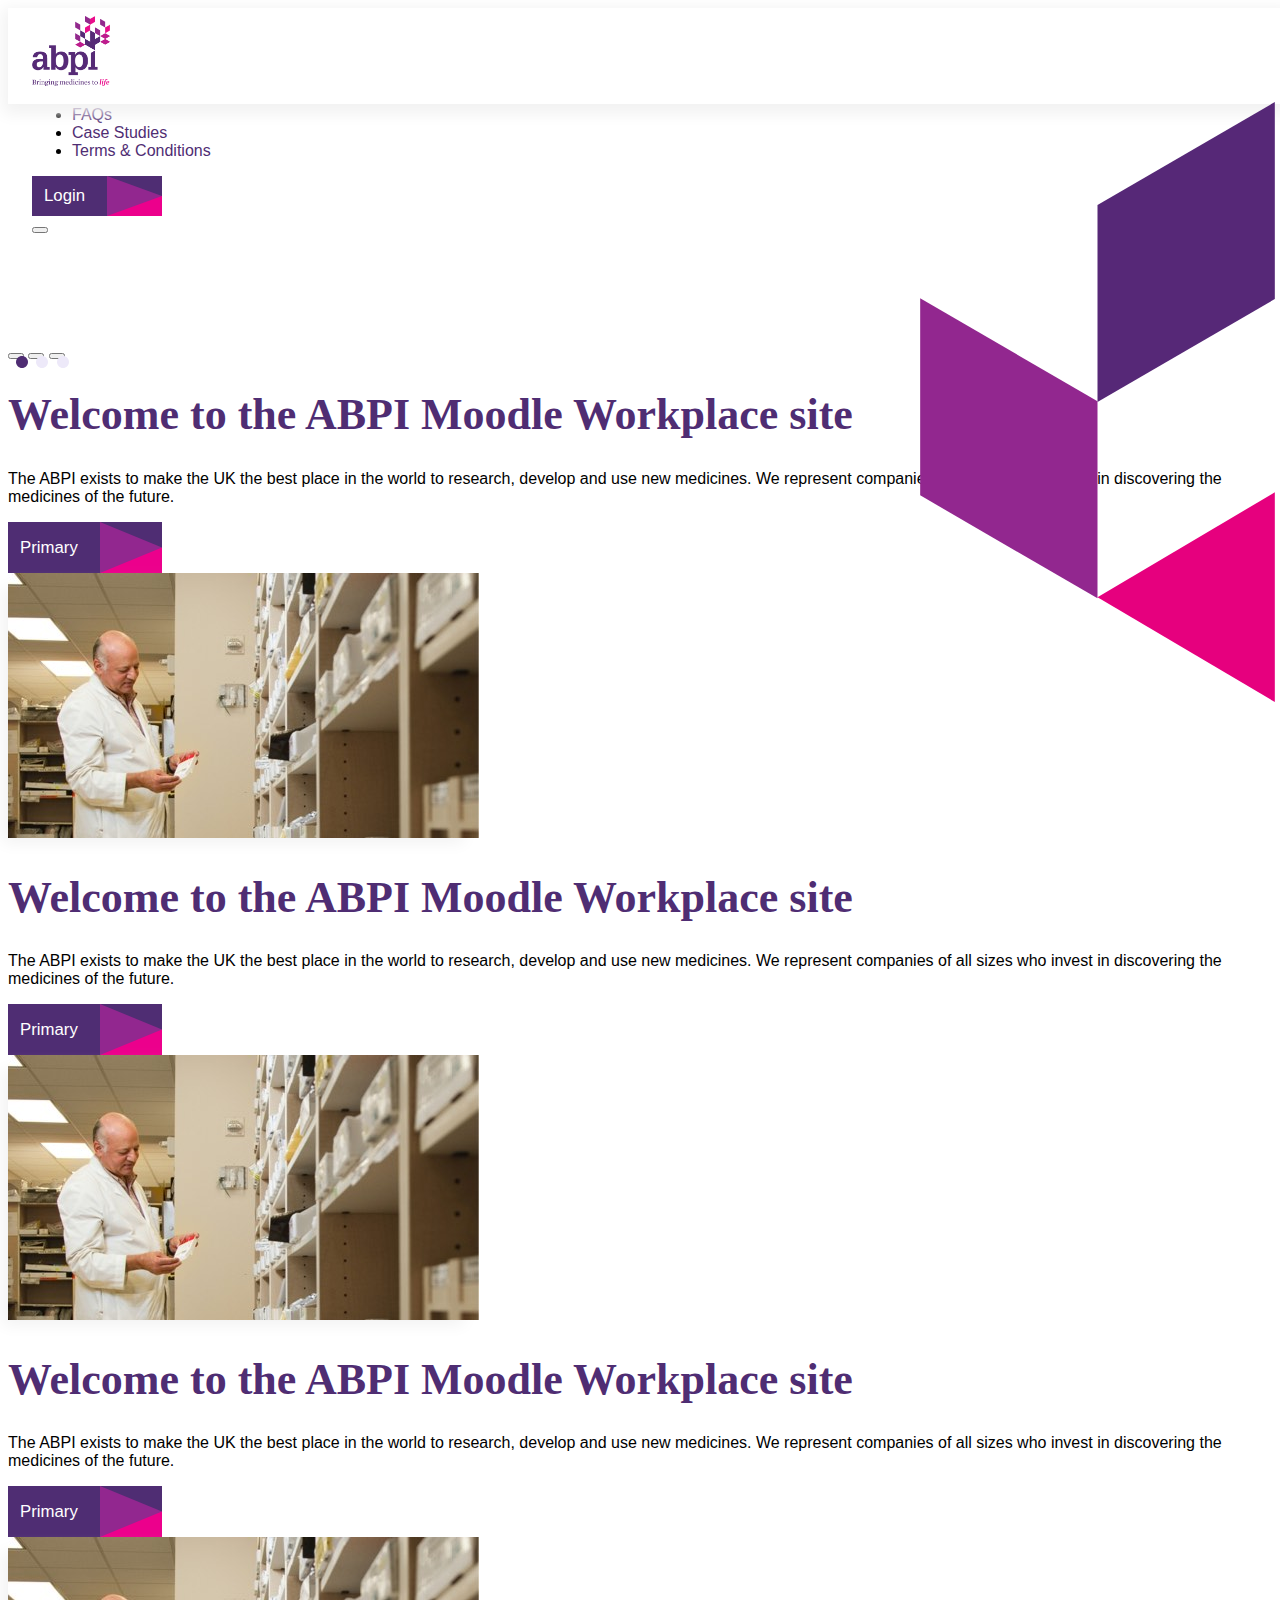
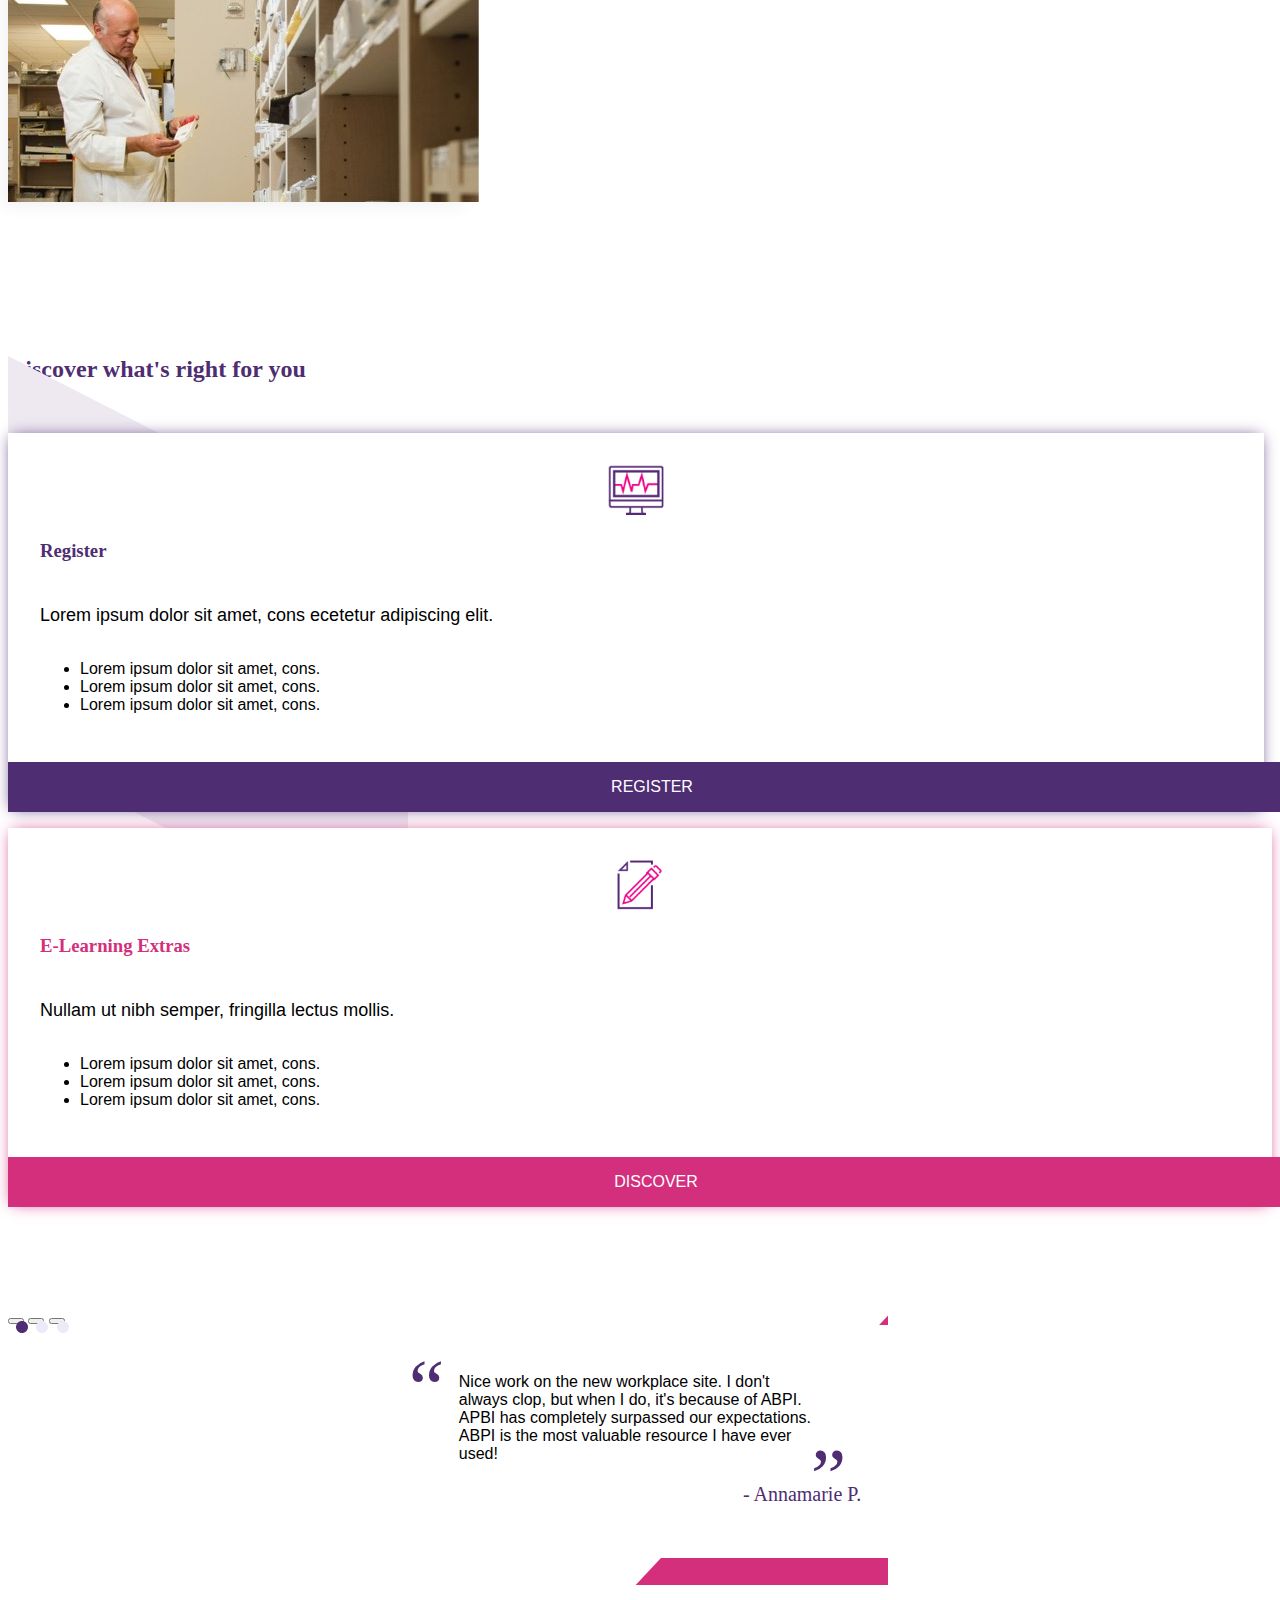
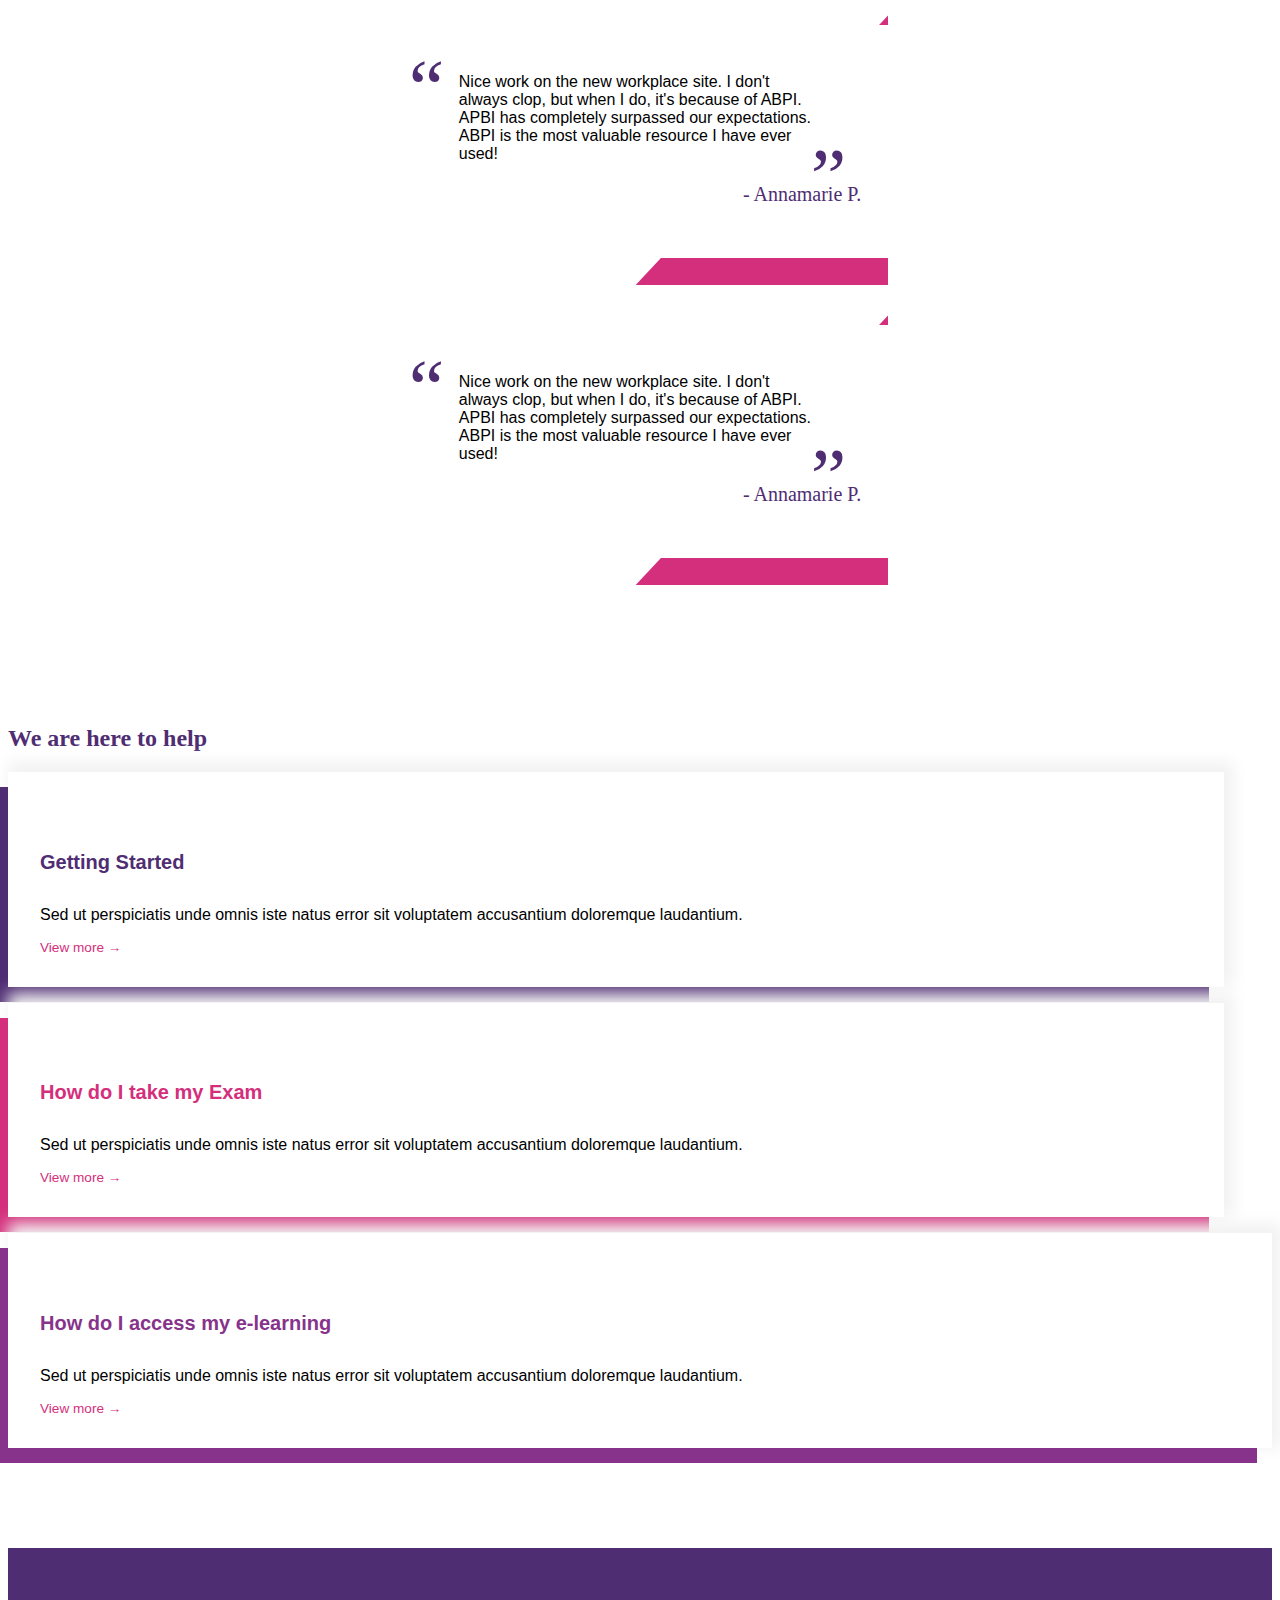
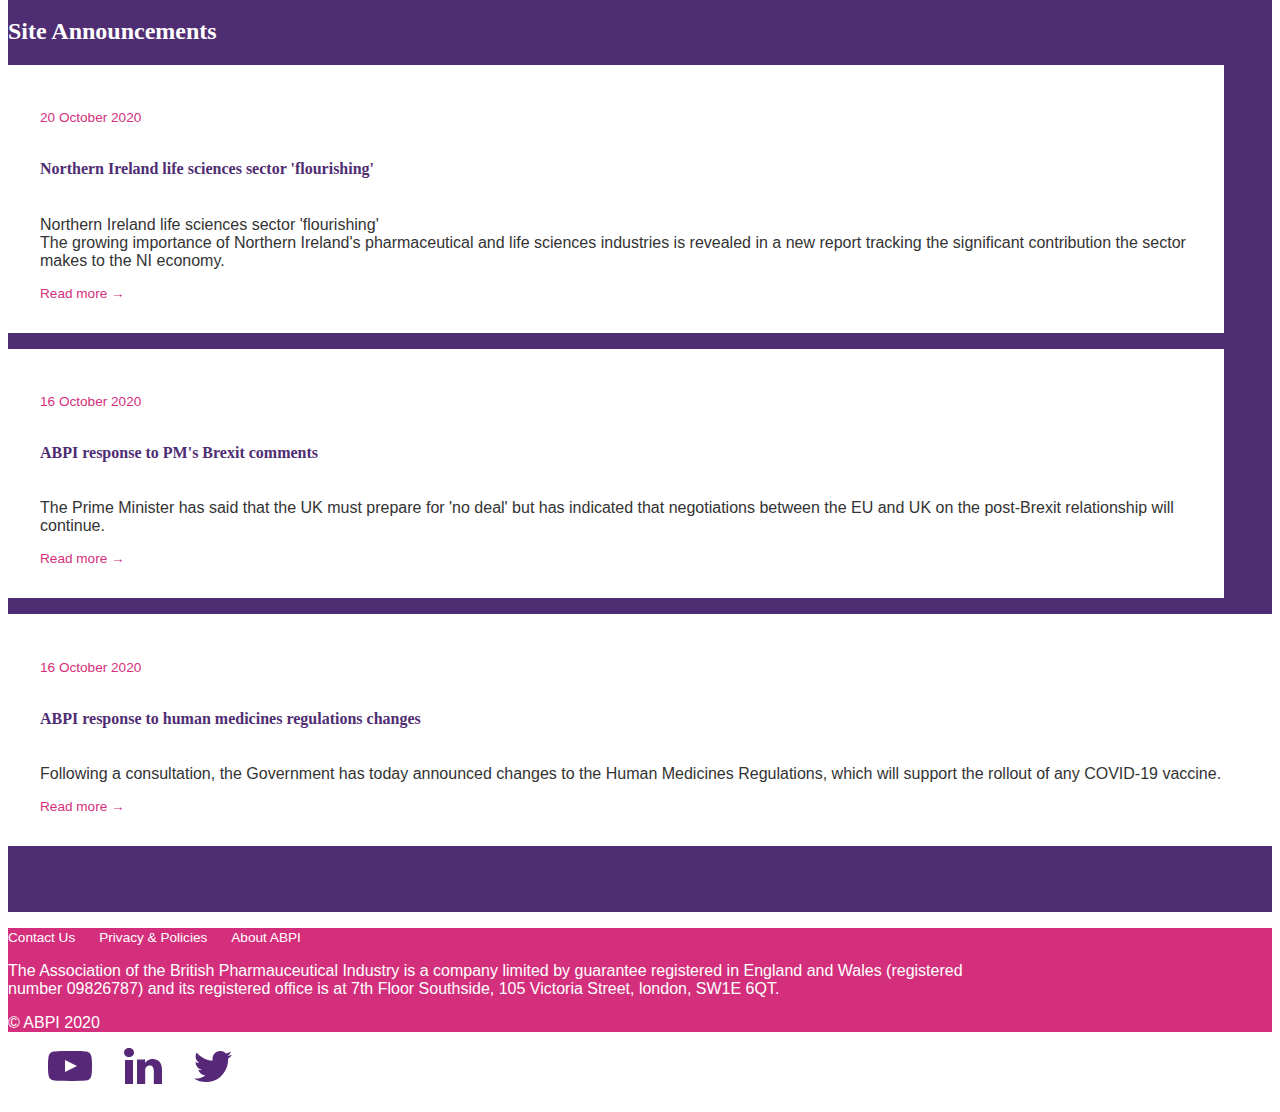
<file: synergy-task/index.html>
<!DOCTYPE html>
<html lang="en">

<head>
    <meta charset="utf-8">
    <meta content="IE=edge" http-equiv="X-UA-Compatible">
    <meta content="width=device-width, initial-scale=1" name="viewport">

    <title>abpi - Bringing Medicines to life</title>
    <link rel="stylesheet" href="https://cdnjs.cloudflare.com/ajax/libs/animate.css/4.1.1/animate.min.css" integrity="sha512-c42qTSw/wPZ3/5LBzD+Bw5f7bSF2oxou6wEb+I/lqeaKV5FDIfMvvRp772y4jcJLKuGUOpbJMdg/BTl50fJYAw==" crossorigin="anonymous" referrerpolicy="no-referrer"
    />
    <!-- Styles -->
    <link href="custom.css" rel="stylesheet">
    <!-- Bootstrap CSS -->
    <link rel="stylesheet" href="https://cdn.jsdelivr.net/npm/bootstrap@5.1.3/dist/css/bootstrap.min.css" integrity="sha384-1BmE4kWBq78iYhFldvKuhfTAU6auU8tT94WrHftjDbrCEXSU1oBoqyl2QvZ6jIW3" crossorigin="anonymous">
</head>

<body>
    <header>
        <div class="shadow-layer"></div>
        <nav class="navbar navbar-expand-lg navbar-light row">
            <div class="container-fluid">
                <a href="/" class="navbar-brand col-1"><img src="./img/logo.svg" alt="ABPI Logo"></a>
                <div class="collapse navbar-collapse col-lg-5 col-xl-3 offset-lg-1 offset-xl-0" id="navbarToggler">
                    <ul class="navbar-nav d-flex">
                        <li class="nav-item"><a href="">FAQs</a></li>
                        <li class="nav-item"><a href="">Case Studies</a></li>
                        <li class="nav-item"><a href="">Terms & Conditions</a></li>
                    </ul>
                    <div class="header-btn">
                        <button class="primary-btn" type="button">Login</button>
                    </div>
                </div>

                <button class="navbar-toggler" type="button" data-bs-toggle="collapse" data-bs-target="#navbarToggler" aria-controls="navbarToggler" aria-expanded="false" aria-label="Toggle navigation">
                    <span class="navbar-toggler-icon"></span>
                </button>
            </div>
        </nav>
    </header>
    <main class="dec-right margintoplrg">
        <section class="container">
            <div id="home-slider" class="carousel slide" data-ride="carousel">
                <div class="carousel-indicators">
                    <button type="button" data-bs-target="#home-slider" data-bs-slide-to="0" class="active" aria-current="true" aria-label="Slide 1"></button>
                    <button type="button" data-bs-target="#home-slider" data-bs-slide-to="1" aria-label="Slide 2"></button>
                    <button type="button" data-bs-target="#home-slider" data-bs-slide-to="2" aria-label="Slide 3"></button>
                </div>
                <div class="carousel-inner">
                    <div class="carousel-item active">
                        <div class="row py-4">
                            <div class="col-sm-12 col-md-6 col-xlg-5 mb-5 wow fadeInLeft" data-wow-delay="0.4s">
                                <h1 class="fontcolour-primary fw-light">Welcome to the ABPI Moodle Workplace site</h1>
                                <p class="mt-4 fw-light">The ABPI exists to make the UK the best place in the world to research, develop and use new medicines. We represent companies of all sizes who invest in discovering the medicines of the future.</p>
                                <a href="" class="primary-btn">Primary</a>
                            </div>
                            <div class="col-sm-12 col-md-6 col-lg-5 offset-lg-1 offset-xlg-2 wow fadeInRight" data-wow-delay="0.4s">
                                <img src="./img/web-cover.jpg" class="shadow-bl" alt="Man in lab coat holding medicine container">
                            </div>
                        </div>
                    </div>
                    <div class="carousel-item">
                        <div class="row py-4">
                            <div class="col-sm-12 col-md-6 col-xlg-5 mb-5">
                                <h1 class="fontcolour-primary fw-light">Welcome to the ABPI Moodle Workplace site</h1>
                                <p class="mt-4 fw-light">The ABPI exists to make the UK the best place in the world to research, develop and use new medicines. We represent companies of all sizes who invest in discovering the medicines of the future.</p>
                                <a href="" class="primary-btn">Primary</a>
                            </div>
                            <div class="col-sm-12 col-md-6 col-lg-5 offset-lg-1 offset-xlg-2">
                                <img src="./img/web-cover.jpg" class="shadow-bl" alt="Man in lab coat holding medicine container">
                            </div>
                        </div>
                    </div>
                    <div class="carousel-item">
                        <div class="row py-4">
                            <div class="col-sm-12 col-md-6 col-xlg-5 mb-5">
                                <h1 class="fontcolour-primary fw-light">Welcome to the ABPI Moodle Workplace site</h1>
                                <p class="mt-4 fw-light">The ABPI exists to make the UK the best place in the world to research, develop and use new medicines. We represent companies of all sizes who invest in discovering the medicines of the future.</p>
                                <a href="" class="primary-btn">Primary</a>
                            </div>
                            <div class="col-sm-12 col-md-6 col-lg-5 offset-lg-1 offset-xlg-2">
                                <img src="./img/web-cover.jpg" class="shadow-bl" alt="Man in lab coat holding medicine container">
                            </div>
                        </div>
                    </div>
                </div>
            </div>
        </section>
        <section class="dec-left">
            <div class="container margintopxlrg marginbottomlrg px-4">
                <div class="row d-flex justify-content-center gx-5">
                    <div class="col-12 marginbottommed">
                        <h2 class="fw-bold fontcolour-primary text-center position-relative wow fadeInUp">Discover what's right for you</h2>
                    </div>
                    <div class="col-sm-12 col-md-5 col-lg-4 col-xl-3 mb-2 tile primary">
                        <div class="content">
                            <img src="./img/marketing1.png" alt="Computer icon">
                            <h3 class="text-center title margintopsml marginbottomsml">Register</h3>
                            <p class="larger">Lorem ipsum dolor sit amet, cons ecetetur adipiscing elit.</p>
                            <ul>
                                <li>Lorem ipsum dolor sit amet, cons.</li>
                                <li>Lorem ipsum dolor sit amet, cons.</li>
                                <li>Lorem ipsum dolor sit amet, cons.</li>
                            </ul>
                        </div>
                        <a href="" class="bottom-btn">Register</a>
                    </div>
                    <div class="col-sm-12 col-md-5 col-lg-4 col-xl-3 mb-2 tile tertiary">
                        <div class="content">
                            <img src="./img/marketing2.png" alt="Pen and paper">
                            <h3 class="text-center title margintopsml marginbottomsml">E-Learning Extras</h3>
                            <p class="larger">Nullam ut nibh semper, fringilla lectus mollis.</p>
                            <ul>
                                <li>Lorem ipsum dolor sit amet, cons.</li>
                                <li>Lorem ipsum dolor sit amet, cons.</li>
                                <li>Lorem ipsum dolor sit amet, cons.</li>
                            </ul>
                        </div>
                        <a href="" class="bottom-btn purple">Discover</a>
                    </div>
                </div>
            </div>
        </section>
        <section class="container d-flex justify-content-center testimonial-container">
            <div id="testimonial-slider" class="carousel slide" data-ride="carousel">
                <div class="carousel-indicators">
                    <button type="button" data-bs-target="#testimonial-slider" data-bs-slide-to="0" class="active" aria-current="true" aria-label="Slide 1"></button>
                    <button type="button" data-bs-target="#testimonial-slider" data-bs-slide-to="1" aria-label="Slide 2"></button>
                    <button type="button" data-bs-target="#testimonial-slider" data-bs-slide-to="2" aria-label="Slide 3"></button>
                </div>
                <div class="carousel-inner d-flex justify-content-center py-4">
                    <div class="carousel-item active">
                        <div class="content">
                            <blockquote>
                                <p>Nice work on the new workplace site. I don't always clop, but when I do, it's because of ABPI. APBI has completely surpassed our expectations. ABPI is the most valuable resource I have ever used!</p>
                            </blockquote>
                            <p class="author">- Annamarie P.</p>
                        </div>
                    </div>
                    <div class="carousel-item">
                        <div class="content">
                            <blockquote>
                                <p>Nice work on the new workplace site. I don't always clop, but when I do, it's because of ABPI. APBI has completely surpassed our expectations. ABPI is the most valuable resource I have ever used!</p>
                            </blockquote>
                            <p class="author">- Annamarie P.</p>
                        </div>
                    </div>
                    <div class="carousel-item">
                        <div class="content">
                            <blockquote>
                                <p>Nice work on the new workplace site. I don't always clop, but when I do, it's because of ABPI. APBI has completely surpassed our expectations. ABPI is the most valuable resource I have ever used!</p>
                            </blockquote>
                            <p class="author">- Annamarie P.</p>
                        </div>
                    </div>
                </div>
            </div>
        </section>
        <section class="container px-4 margintoplrg marginbottomlrg">
            <div class="row g-4 justify-content-center">
                <div class="col-12">
                    <h2 class="fw-bold fontcolour-primary text-center mb-5">We are here to help</h2>
                </div>
                <div class="col-lg-3 bd-tile primary">
                    <div class="content">
                        <h6 class="fw-normal">Getting Started</h6>
                        <p>Sed ut perspiciatis unde omnis iste natus error sit voluptatem accusantium doloremque laudantium.</p>
                        <a href="" class="fw-bold text-uppercase fontcolour-tertiary">View more &#8594;</a>

                    </div>
                </div>
                <div class="col-lg-3 bd-tile tertiary">
                    <div class="content">
                        <h6 class="fw-normal">How do I take my Exam</h6>
                        <p>Sed ut perspiciatis unde omnis iste natus error sit voluptatem accusantium doloremque laudantium.</p>
                        <a href="" class="fw-bold text-uppercase fontcolour-tertiary">View more &#8594;</a>

                    </div>
                </div>
                <div class="col-lg-3 bd-tile secondary">
                    <div class="content">
                        <h6 class="fw-normal">How do I access my e-learning</h6>
                        <p>Sed ut perspiciatis unde omnis iste natus error sit voluptatem accusantium doloremque laudantium.</p>
                        <a href="" class="fw-bold text-uppercase fontcolour-tertiary">View more &#8594;</a>
                    </div>
                </div>
            </div>
        </section>
        <section class="primary-bg">
            <div class="container">
                <div class="row paddingtopmed paddingbottommed justify-content-center">
                    <div class="col-12 text-center">
                        <h2 class="fw-light mb-5">Site Announcements</h2>
                    </div>
                    <div class="col-sm-12 col-lg-3 article">
                        <p class="date fw-bold fontcolour-tertiary">20 October 2020</p>
                        <h4>Northern Ireland life sciences sector 'flourishing'</h4>
                        <p>Northern Ireland life sciences sector 'flourishing' <br> The growing importance of Northern Ireland's pharmaceutical and life sciences industries is revealed in a new report tracking the significant contribution the sector makes
                            to the NI economy.</p>
                        <a href="" class="fw-bold text-uppercase fontcolour-tertiary">Read more &#8594;</a>
                    </div>
                    <div class="col-sm-12 col-lg-3 article">
                        <p class="date fw-bold fontcolour-tertiary">16 October 2020</p>
                        <h4>ABPI response to PM's Brexit comments</h4>
                        <p>The Prime Minister has said that the UK must prepare for 'no deal' but has indicated that negotiations between the EU and UK on the post-Brexit relationship will continue.</p>
                        <a href="" class="fw-bold text-uppercase fontcolour-tertiary">Read more &#8594;</a>
                    </div>
                    <div class="col-sm-12 col-lg-3 article">
                        <p class="date fw-bold fontcolour-tertiary">16 October 2020</p>
                        <h4>ABPI response to human medicines regulations changes</h4>
                        <p>Following a consultation, the Government has today announced changes to the Human Medicines Regulations, which will support the rollout of any COVID-19 vaccine.</p>
                        <a href="" class="fw-bold text-uppercase fontcolour-tertiary">Read more &#8594;</a>
                    </div>
                </div>
            </div>
        </section>
    </main>
    <footer class="container-fluid">
        <div class="row">
            <div class="col-md-7 col-lg-9 col-xl-10 py-4 px-5 footer-left">
                <ul class="footer-nav">
                    <li><a href="">Contact Us</a></li>
                    <li><a href="">Privacy & Policies</a></li>
                    <li><a href="">About ABPI</a></li>
                </ul>
                <p>The Association of the British Pharmauceutical Industry is a company limited by guarantee registered in England and Wales (registered number 09826787) and its registered office is at 7th Floor Southside, 105 Victoria Street, london, SW1E
                    6QT.
                </p>
                <span class="margintopsml">&copy; ABPI 2020</span>
            </div>
            <div class="col-md-5 col-lg-3 col-xl-2 socials justify-content-center py-4">
                <ul>
                    <li>
                        <a href=""><img src="./img/youtube-play.svg" alt="YouTube"></a>
                    </li>
                    <li>
                        <a href=""><img src="./img/linkedin.svg" alt="YouTube"></a>
                    </li>
                    <li>
                        <a href=""><img src="./img/twitter.svg" alt="YouTube"></a>
                    </li>
                </ul>
            </div>
        </div>
    </footer>
    <script src="https://code.jquery.com/jquery-3.6.0.min.js" integrity="sha256-/xUj+3OJU5yExlq6GSYGSHk7tPXikynS7ogEvDej/m4=" crossorigin="anonymous"></script>
    <script src="https://cdn.jsdelivr.net/npm/bootstrap@5.1.3/dist/js/bootstrap.min.js" integrity="sha384-QJHtvGhmr9XOIpI6YVutG+2QOK9T+ZnN4kzFN1RtK3zEFEIsxhlmWl5/YESvpZ13" crossorigin="anonymous"></script>
    <script src="custom.js"></script>
</body>
</file>
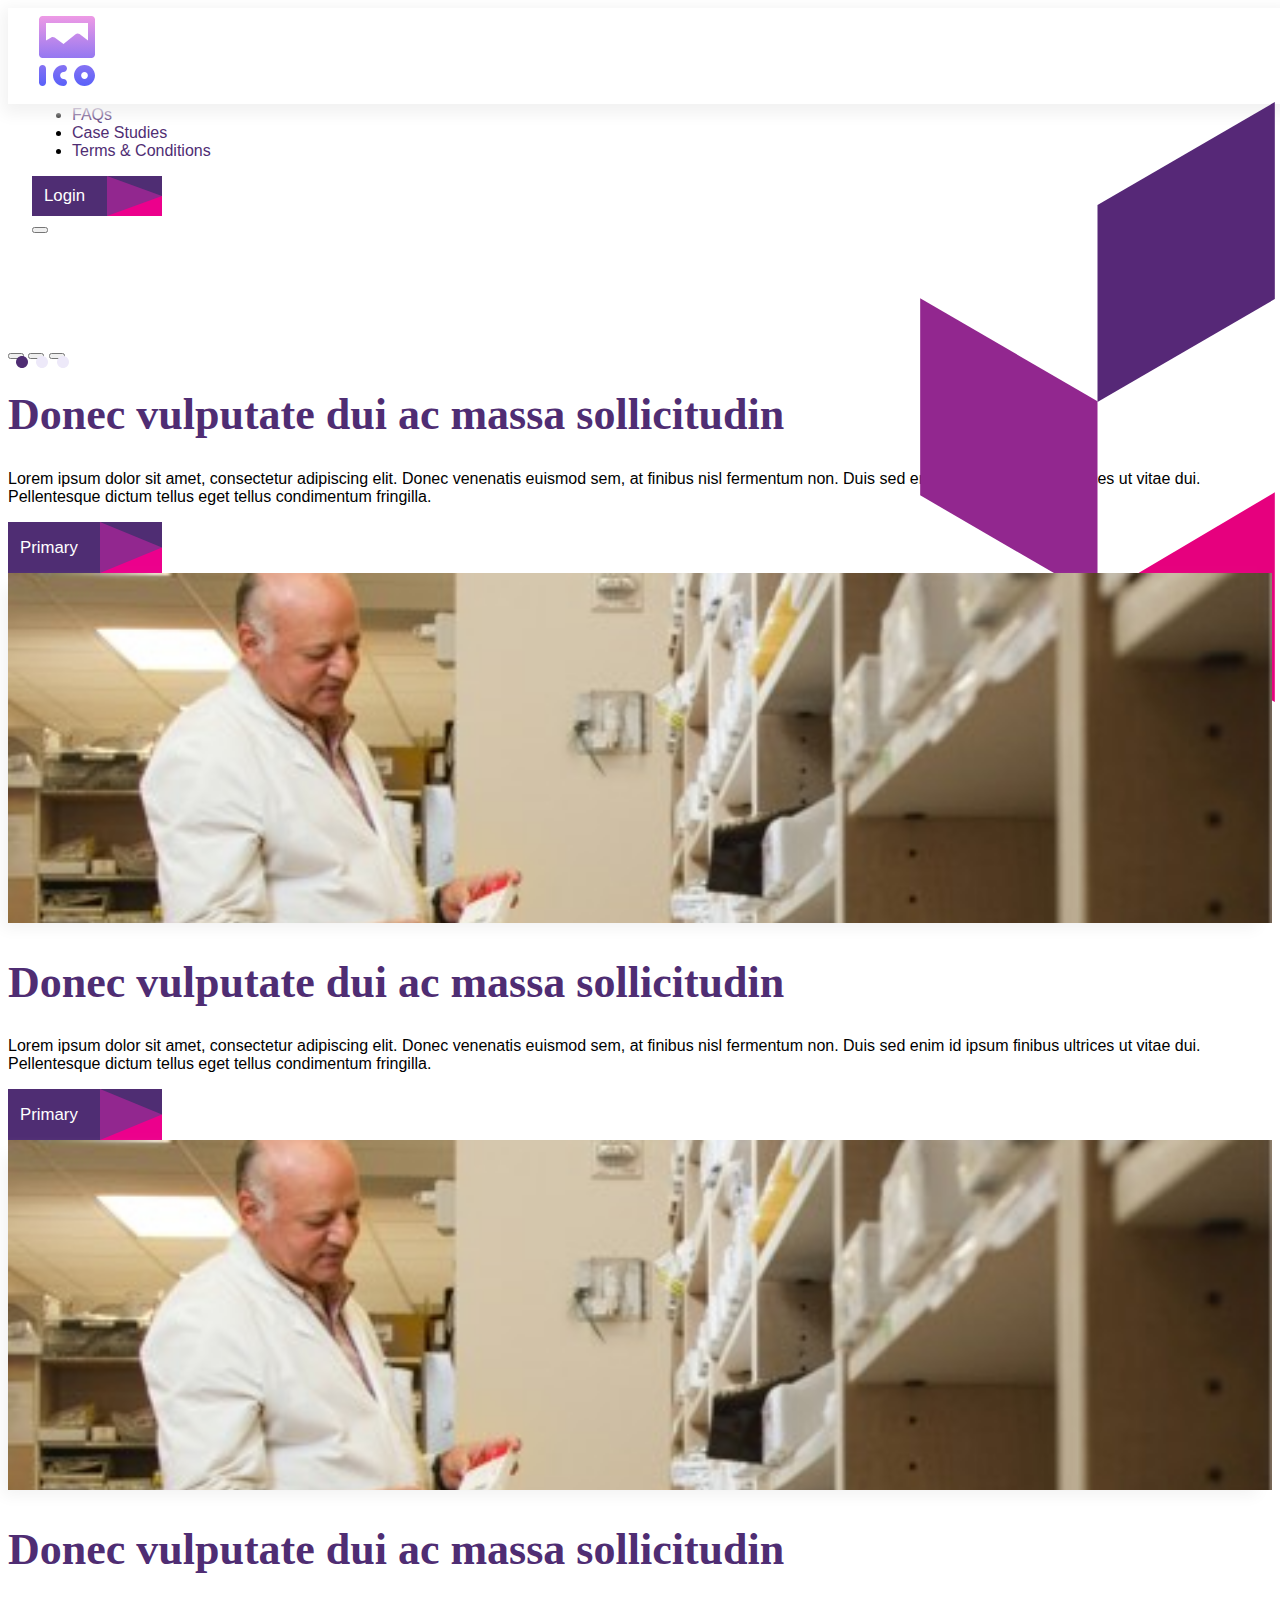
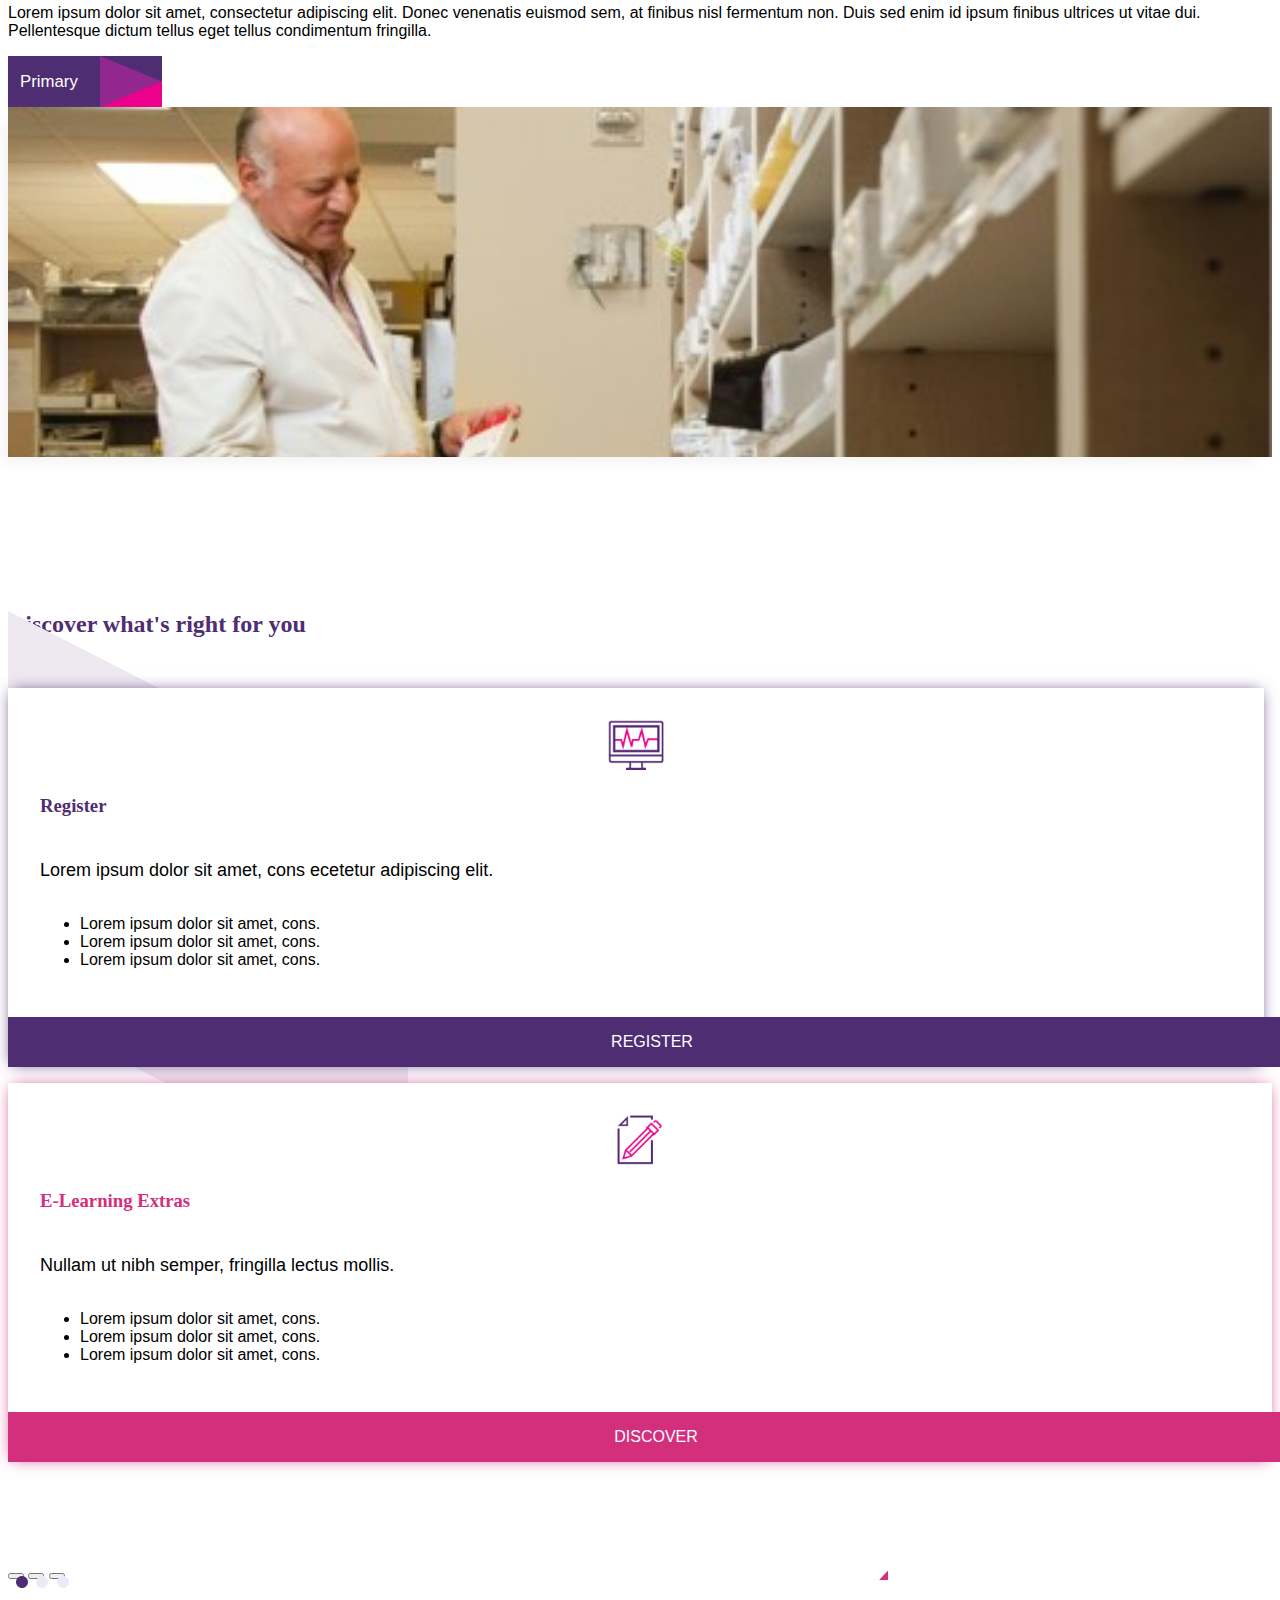
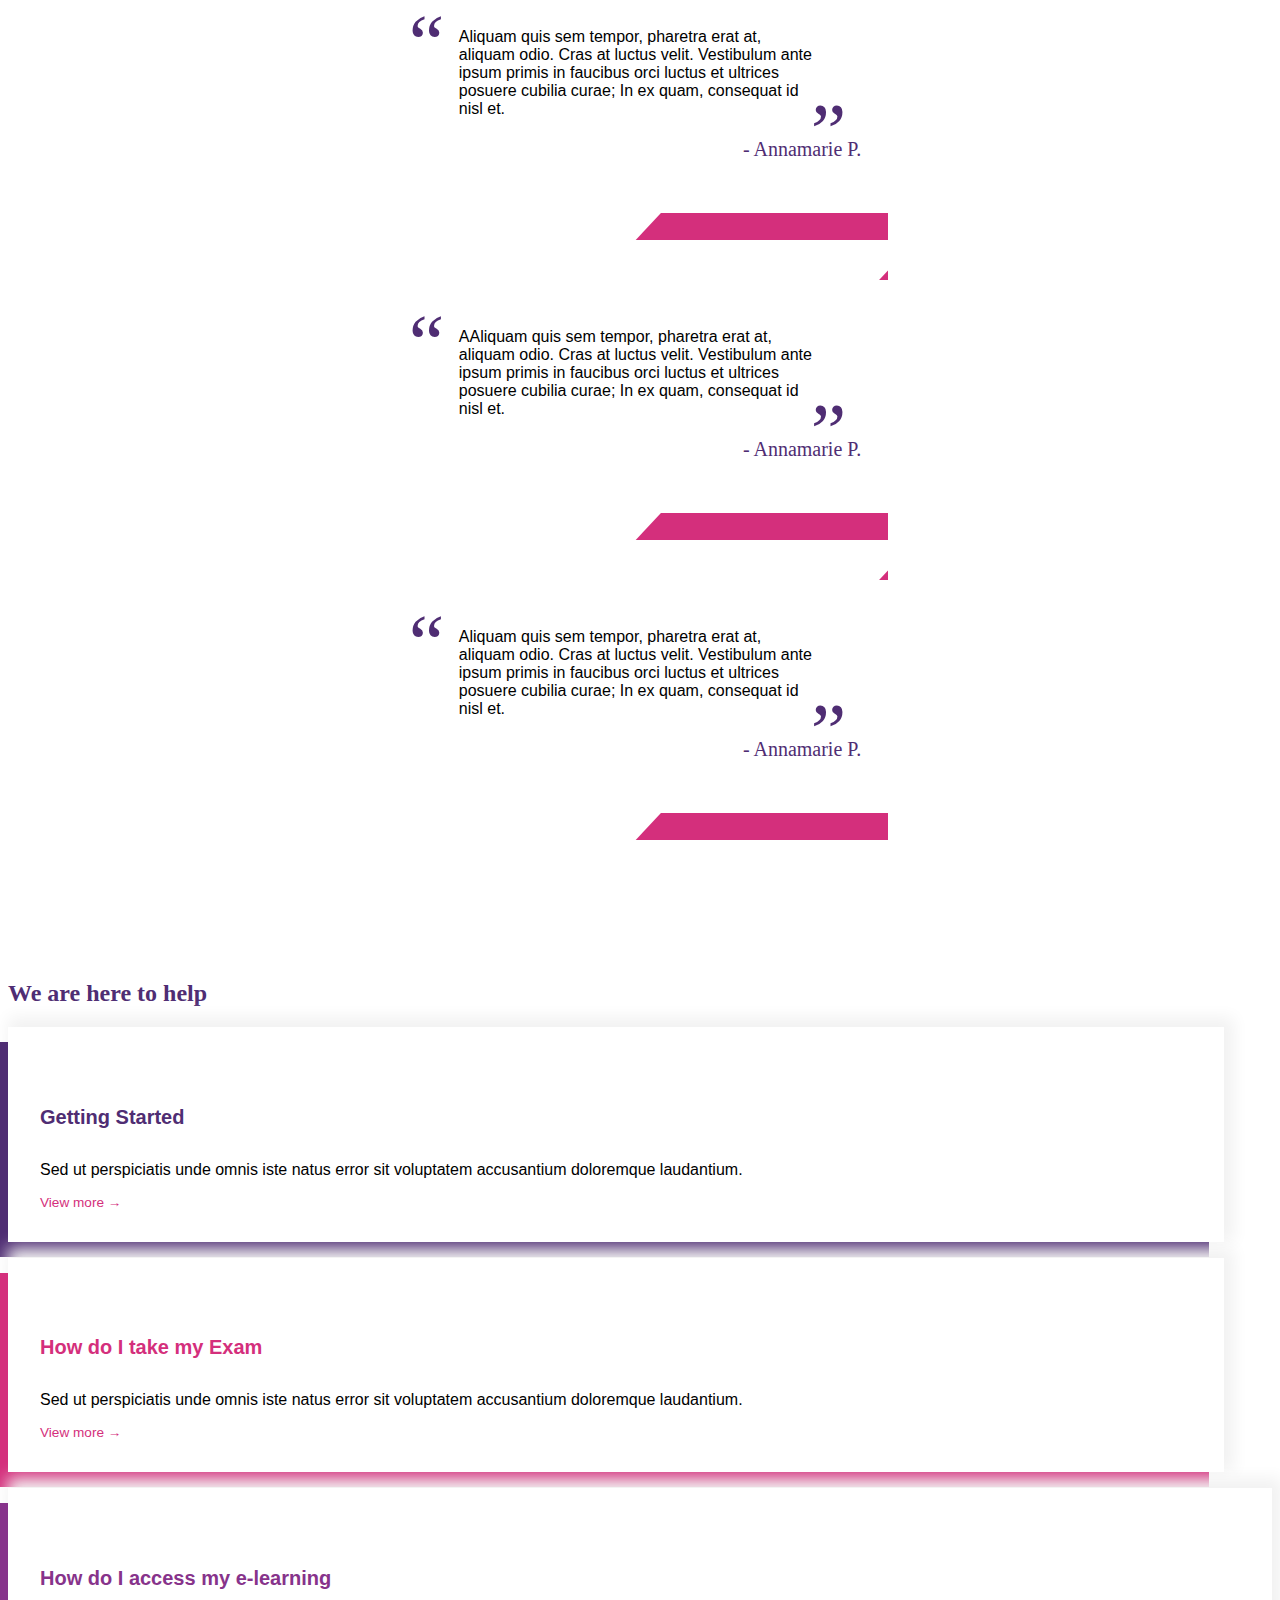
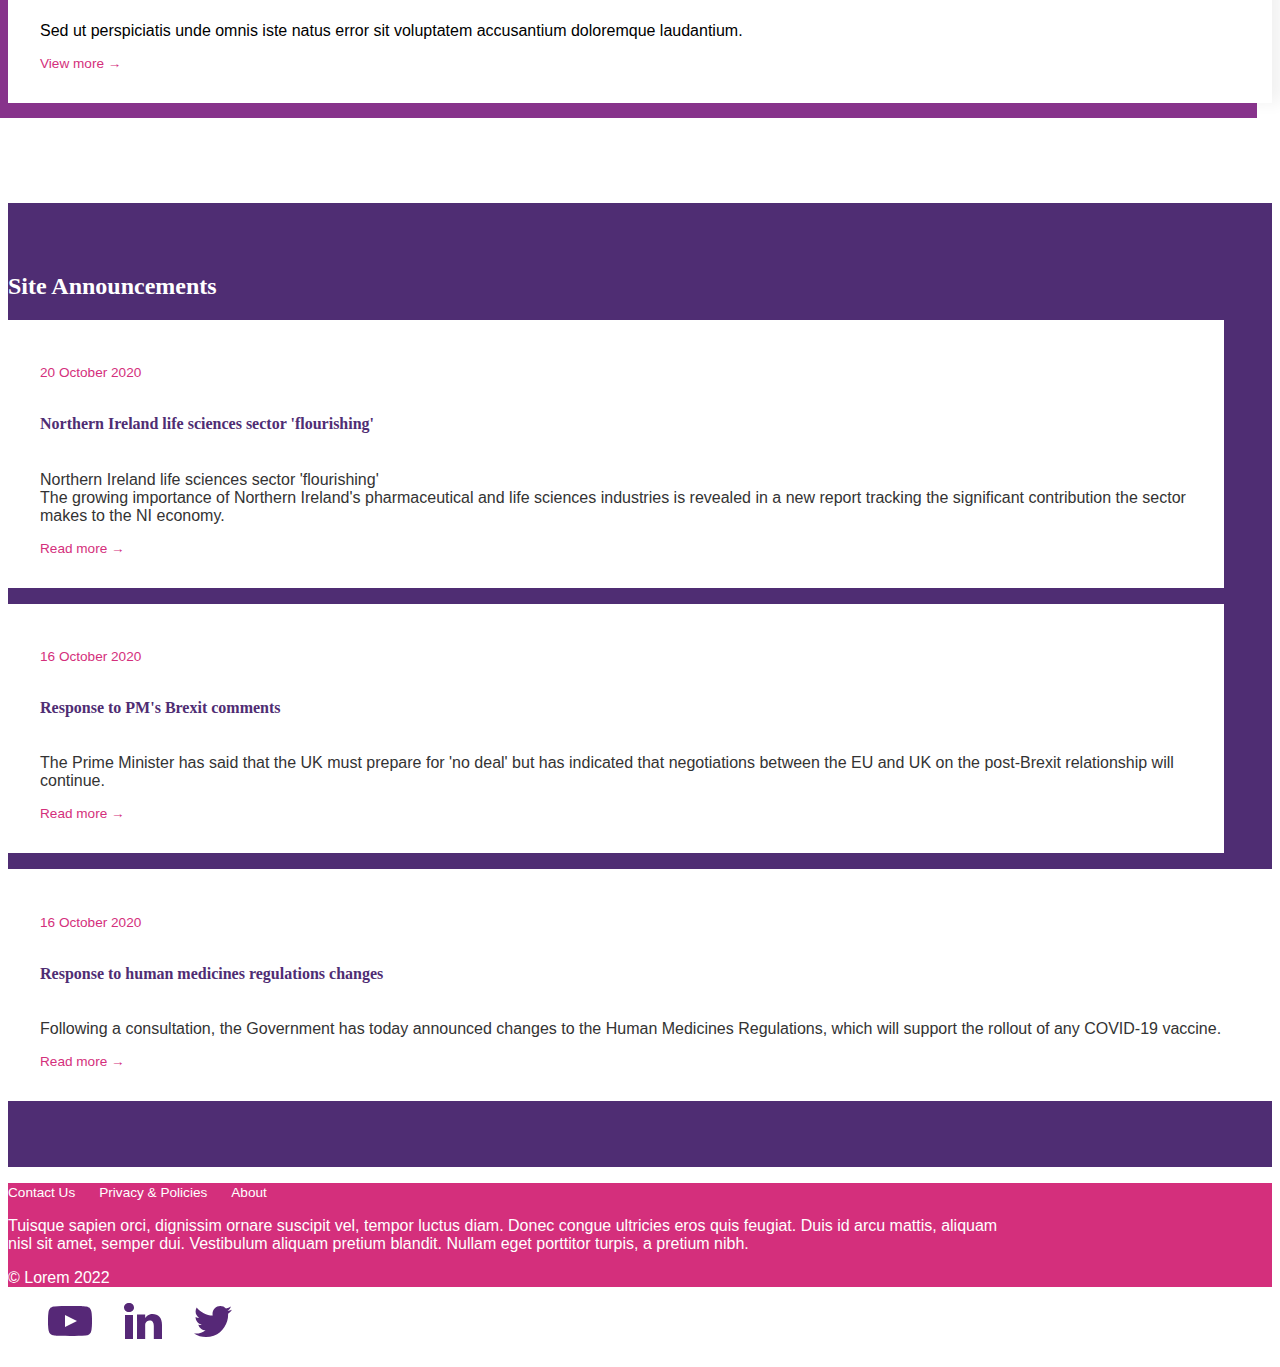
<file: webpage-mockup/index.html>
<!DOCTYPE html>
<html lang="en">

<head>
    <meta charset="utf-8">
    <meta content="IE=edge" http-equiv="X-UA-Compatible">
    <meta content="width=device-width, initial-scale=1" name="viewport">

    <title>Lorem ipsum dolor sit amet</title>
    <link rel="stylesheet" href="https://cdnjs.cloudflare.com/ajax/libs/animate.css/4.1.1/animate.min.css" integrity="sha512-c42qTSw/wPZ3/5LBzD+Bw5f7bSF2oxou6wEb+I/lqeaKV5FDIfMvvRp772y4jcJLKuGUOpbJMdg/BTl50fJYAw==" crossorigin="anonymous" referrerpolicy="no-referrer"
    />
    <!-- Styles -->
    <link href="custom.css" rel="stylesheet">
    <!-- Bootstrap CSS -->
    <link rel="stylesheet" href="https://cdn.jsdelivr.net/npm/bootstrap@5.1.3/dist/css/bootstrap.min.css" integrity="sha384-1BmE4kWBq78iYhFldvKuhfTAU6auU8tT94WrHftjDbrCEXSU1oBoqyl2QvZ6jIW3" crossorigin="anonymous">
</head>

<body>
    <header>
        <div class="shadow-layer"></div>
        <nav class="navbar navbar-expand-lg navbar-light row">
            <div class="container-fluid">
                <a href="/" class="navbar-brand col-1"><img src="./img/favicon.svg" alt="Logo"></a>
                <div class="collapse navbar-collapse col-lg-5 col-xl-3 offset-lg-1 offset-xl-0" id="navbarToggler">
                    <ul class="navbar-nav d-flex">
                        <li class="nav-item"><a href="">FAQs</a></li>
                        <li class="nav-item"><a href="">Case Studies</a></li>
                        <li class="nav-item"><a href="">Terms & Conditions</a></li>
                    </ul>
                    <div class="header-btn">
                        <button class="primary-btn" type="button">Login</button>
                    </div>
                </div>

                <button class="navbar-toggler" type="button" data-bs-toggle="collapse" data-bs-target="#navbarToggler" aria-controls="navbarToggler" aria-expanded="false" aria-label="Toggle navigation">
                    <span class="navbar-toggler-icon"></span>
                </button>
            </div>
        </nav>
    </header>
    <main class="dec-right margintoplrg">
        <section class="container">
            <div id="home-slider" class="carousel slide" data-ride="carousel">
                <div class="carousel-indicators">
                    <button type="button" data-bs-target="#home-slider" data-bs-slide-to="0" class="active" aria-current="true" aria-label="Slide 1"></button>
                    <button type="button" data-bs-target="#home-slider" data-bs-slide-to="1" aria-label="Slide 2"></button>
                    <button type="button" data-bs-target="#home-slider" data-bs-slide-to="2" aria-label="Slide 3"></button>
                </div>
                <div class="carousel-inner">
                    <div class="carousel-item active">
                        <div class="row py-4">
                            <div class="col-sm-12 col-md-6 col-xlg-5 mb-5 wow fadeInLeft" data-wow-delay="0.4s">
                                <h1 class="fontcolour-primary fw-light">Donec vulputate dui ac massa sollicitudin</h1>
                                <p class="mt-4 fw-light">Lorem ipsum dolor sit amet, consectetur adipiscing elit. Donec venenatis euismod sem, at finibus nisl fermentum non. Duis sed enim id ipsum finibus ultrices ut vitae dui. Pellentesque dictum tellus eget tellus condimentum
                                    fringilla.
                                </p>
                                <a href="" class="primary-btn">Primary</a>
                            </div>
                            <div class="col-sm-12 col-md-6 col-lg-5 offset-lg-1 offset-xlg-2 wow fadeInRight" data-wow-delay="0.4s">
                                <img src="./img/web-cover.jpg" class="shadow-bl" alt="Man in lab coat holding medicine container">
                            </div>
                        </div>
                    </div>
                    <div class="carousel-item">
                        <div class="row py-4">
                            <div class="col-sm-12 col-md-6 col-xlg-5 mb-5">
                                <h1 class="fontcolour-primary fw-light">Donec vulputate dui ac massa sollicitudin</h1>
                                <p class="mt-4 fw-light">Lorem ipsum dolor sit amet, consectetur adipiscing elit. Donec venenatis euismod sem, at finibus nisl fermentum non. Duis sed enim id ipsum finibus ultrices ut vitae dui. Pellentesque dictum tellus eget tellus condimentum
                                    fringilla.
                                </p>
                                <a href="" class="primary-btn">Primary</a>
                            </div>
                            <div class="col-sm-12 col-md-6 col-lg-5 offset-lg-1 offset-xlg-2">
                                <img src="./img/web-cover.jpg" class="shadow-bl" alt="Man in lab coat holding medicine container">
                            </div>
                        </div>
                    </div>
                    <div class="carousel-item">
                        <div class="row py-4">
                            <div class="col-sm-12 col-md-6 col-xlg-5 mb-5">
                                <h1 class="fontcolour-primary fw-light">Donec vulputate dui ac massa sollicitudin</h1>
                                <p class="mt-4 fw-light">Lorem ipsum dolor sit amet, consectetur adipiscing elit. Donec venenatis euismod sem, at finibus nisl fermentum non. Duis sed enim id ipsum finibus ultrices ut vitae dui. Pellentesque dictum tellus eget tellus condimentum
                                    fringilla.
                                </p>
                                <a href="" class="primary-btn">Primary</a>
                            </div>
                            <div class="col-sm-12 col-md-6 col-lg-5 offset-lg-1 offset-xlg-2">
                                <img src="./img/web-cover.jpg" class="shadow-bl" alt="Man in lab coat holding medicine container">
                            </div>
                        </div>
                    </div>
                </div>
            </div>
        </section>
        <section class="dec-left">
            <div class="container margintopxlrg marginbottomlrg px-4">
                <div class="row d-flex justify-content-center gx-5">
                    <div class="col-12 marginbottommed">
                        <h2 class="fw-bold fontcolour-primary text-center position-relative wow fadeInUp">Discover what's right for you</h2>
                    </div>
                    <div class="col-sm-12 col-md-5 col-lg-4 col-xl-3 mb-2 tile primary">
                        <div class="content">
                            <img src="./img/marketing1.png" alt="Computer icon">
                            <h3 class="text-center title margintopsml marginbottomsml">Register</h3>
                            <p class="larger">Lorem ipsum dolor sit amet, cons ecetetur adipiscing elit.</p>
                            <ul>
                                <li>Lorem ipsum dolor sit amet, cons.</li>
                                <li>Lorem ipsum dolor sit amet, cons.</li>
                                <li>Lorem ipsum dolor sit amet, cons.</li>
                            </ul>
                        </div>
                        <a href="" class="bottom-btn">Register</a>
                    </div>
                    <div class="col-sm-12 col-md-5 col-lg-4 col-xl-3 mb-2 tile tertiary">
                        <div class="content">
                            <img src="./img/marketing2.png" alt="Pen and paper">
                            <h3 class="text-center title margintopsml marginbottomsml">E-Learning Extras</h3>
                            <p class="larger">Nullam ut nibh semper, fringilla lectus mollis.</p>
                            <ul>
                                <li>Lorem ipsum dolor sit amet, cons.</li>
                                <li>Lorem ipsum dolor sit amet, cons.</li>
                                <li>Lorem ipsum dolor sit amet, cons.</li>
                            </ul>
                        </div>
                        <a href="" class="bottom-btn purple">Discover</a>
                    </div>
                </div>
            </div>
        </section>
        <section class="container d-flex justify-content-center testimonial-container">
            <div id="testimonial-slider" class="carousel slide" data-ride="carousel">
                <div class="carousel-indicators">
                    <button type="button" data-bs-target="#testimonial-slider" data-bs-slide-to="0" class="active" aria-current="true" aria-label="Slide 1"></button>
                    <button type="button" data-bs-target="#testimonial-slider" data-bs-slide-to="1" aria-label="Slide 2"></button>
                    <button type="button" data-bs-target="#testimonial-slider" data-bs-slide-to="2" aria-label="Slide 3"></button>
                </div>
                <div class="carousel-inner d-flex justify-content-center py-4">
                    <div class="carousel-item active">
                        <div class="content">
                            <blockquote>
                                <p>Aliquam quis sem tempor, pharetra erat at, aliquam odio. Cras at luctus velit. Vestibulum ante ipsum primis in faucibus orci luctus et ultrices posuere cubilia curae; In ex quam, consequat id nisl et.
                                </p>
                            </blockquote>
                            <p class="author">- Annamarie P.</p>
                        </div>
                    </div>
                    <div class="carousel-item">
                        <div class="content">
                            <blockquote>
                                <p>AAliquam quis sem tempor, pharetra erat at, aliquam odio. Cras at luctus velit. Vestibulum ante ipsum primis in faucibus orci luctus et ultrices posuere cubilia curae; In ex quam, consequat id nisl et.
                                </p>
                            </blockquote>
                            <p class="author">- Annamarie P.</p>
                        </div>
                    </div>
                    <div class="carousel-item">
                        <div class="content">
                            <blockquote>
                                <p>Aliquam quis sem tempor, pharetra erat at, aliquam odio. Cras at luctus velit. Vestibulum ante ipsum primis in faucibus orci luctus et ultrices posuere cubilia curae; In ex quam, consequat id nisl et.
                                </p>
                            </blockquote>
                            <p class="author">- Annamarie P.</p>
                        </div>
                    </div>
                </div>
            </div>
        </section>
        <section class="container px-4 margintoplrg marginbottomlrg">
            <div class="row g-4 justify-content-center">
                <div class="col-12">
                    <h2 class="fw-bold fontcolour-primary text-center mb-5">We are here to help</h2>
                </div>
                <div class="col-lg-3 bd-tile primary">
                    <div class="content">
                        <h6 class="fw-normal">Getting Started</h6>
                        <p>Sed ut perspiciatis unde omnis iste natus error sit voluptatem accusantium doloremque laudantium.</p>
                        <a href="" class="fw-bold text-uppercase fontcolour-tertiary">View more &#8594;</a>

                    </div>
                </div>
                <div class="col-lg-3 bd-tile tertiary">
                    <div class="content">
                        <h6 class="fw-normal">How do I take my Exam</h6>
                        <p>Sed ut perspiciatis unde omnis iste natus error sit voluptatem accusantium doloremque laudantium.</p>
                        <a href="" class="fw-bold text-uppercase fontcolour-tertiary">View more &#8594;</a>

                    </div>
                </div>
                <div class="col-lg-3 bd-tile secondary">
                    <div class="content">
                        <h6 class="fw-normal">How do I access my e-learning</h6>
                        <p>Sed ut perspiciatis unde omnis iste natus error sit voluptatem accusantium doloremque laudantium.</p>
                        <a href="" class="fw-bold text-uppercase fontcolour-tertiary">View more &#8594;</a>
                    </div>
                </div>
            </div>
        </section>
        <section class="primary-bg">
            <div class="container">
                <div class="row paddingtopmed paddingbottommed justify-content-center">
                    <div class="col-12 text-center">
                        <h2 class="fw-light mb-5">Site Announcements</h2>
                    </div>
                    <div class="col-sm-12 col-lg-3 article">
                        <p class="date fw-bold fontcolour-tertiary">20 October 2020</p>
                        <h4>Northern Ireland life sciences sector 'flourishing'</h4>
                        <p>Northern Ireland life sciences sector 'flourishing' <br> The growing importance of Northern Ireland's pharmaceutical and life sciences industries is revealed in a new report tracking the significant contribution the sector makes
                            to the NI economy.</p>
                        <a href="" class="fw-bold text-uppercase fontcolour-tertiary">Read more &#8594;</a>
                    </div>
                    <div class="col-sm-12 col-lg-3 article">
                        <p class="date fw-bold fontcolour-tertiary">16 October 2020</p>
                        <h4>Response to PM's Brexit comments</h4>
                        <p>The Prime Minister has said that the UK must prepare for 'no deal' but has indicated that negotiations between the EU and UK on the post-Brexit relationship will continue.</p>
                        <a href="" class="fw-bold text-uppercase fontcolour-tertiary">Read more &#8594;</a>
                    </div>
                    <div class="col-sm-12 col-lg-3 article">
                        <p class="date fw-bold fontcolour-tertiary">16 October 2020</p>
                        <h4>Response to human medicines regulations changes</h4>
                        <p>Following a consultation, the Government has today announced changes to the Human Medicines Regulations, which will support the rollout of any COVID-19 vaccine.</p>
                        <a href="" class="fw-bold text-uppercase fontcolour-tertiary">Read more &#8594;</a>
                    </div>
                </div>
            </div>
        </section>
    </main>
    <footer class="container-fluid">
        <div class="row">
            <div class="col-md-7 col-lg-9 col-xl-10 py-4 px-5 footer-left">
                <ul class="footer-nav">
                    <li><a href="">Contact Us</a></li>
                    <li><a href="">Privacy & Policies</a></li>
                    <li><a href="">About</a></li>
                </ul>
                <p>Tuisque sapien orci, dignissim ornare suscipit vel, tempor luctus diam. Donec congue ultricies eros quis feugiat. Duis id arcu mattis, aliquam nisl sit amet, semper dui. Vestibulum aliquam pretium blandit. Nullam eget porttitor turpis,
                    a pretium nibh.
                </p>
                <span class="margintopsml">&copy; Lorem 2022</span>
            </div>
            <div class="col-md-5 col-lg-3 col-xl-2 socials justify-content-center py-4">
                <ul>
                    <li>
                        <a href=""><img src="./img/youtube-play.svg" alt="YouTube"></a>
                    </li>
                    <li>
                        <a href=""><img src="./img/linkedin.svg" alt="YouTube"></a>
                    </li>
                    <li>
                        <a href=""><img src="./img/twitter.svg" alt="YouTube"></a>
                    </li>
                </ul>
            </div>
        </div>
    </footer>
    <script src="https://code.jquery.com/jquery-3.6.0.min.js" integrity="sha256-/xUj+3OJU5yExlq6GSYGSHk7tPXikynS7ogEvDej/m4=" crossorigin="anonymous"></script>
    <script src="https://cdn.jsdelivr.net/npm/bootstrap@5.1.3/dist/js/bootstrap.min.js" integrity="sha384-QJHtvGhmr9XOIpI6YVutG+2QOK9T+ZnN4kzFN1RtK3zEFEIsxhlmWl5/YESvpZ13" crossorigin="anonymous"></script>
    <script src="custom.js"></script>
</body>
</file>
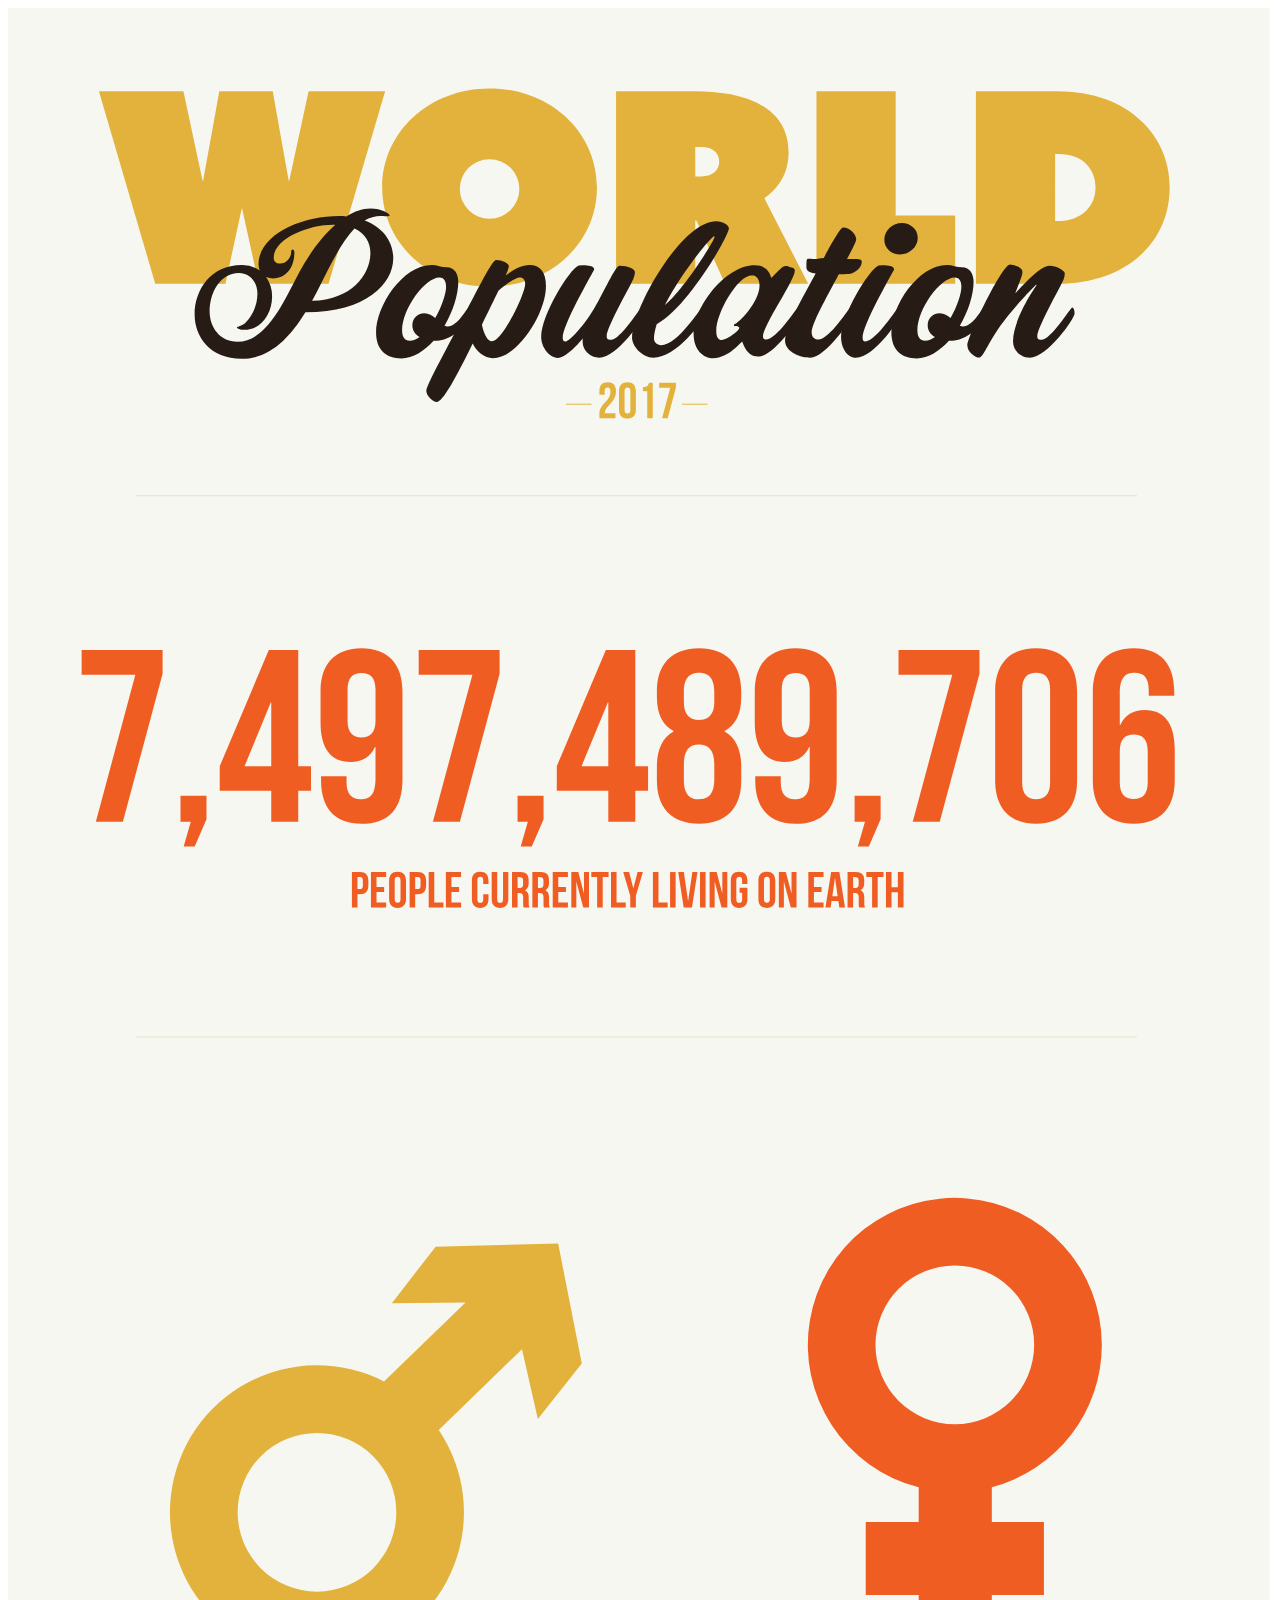
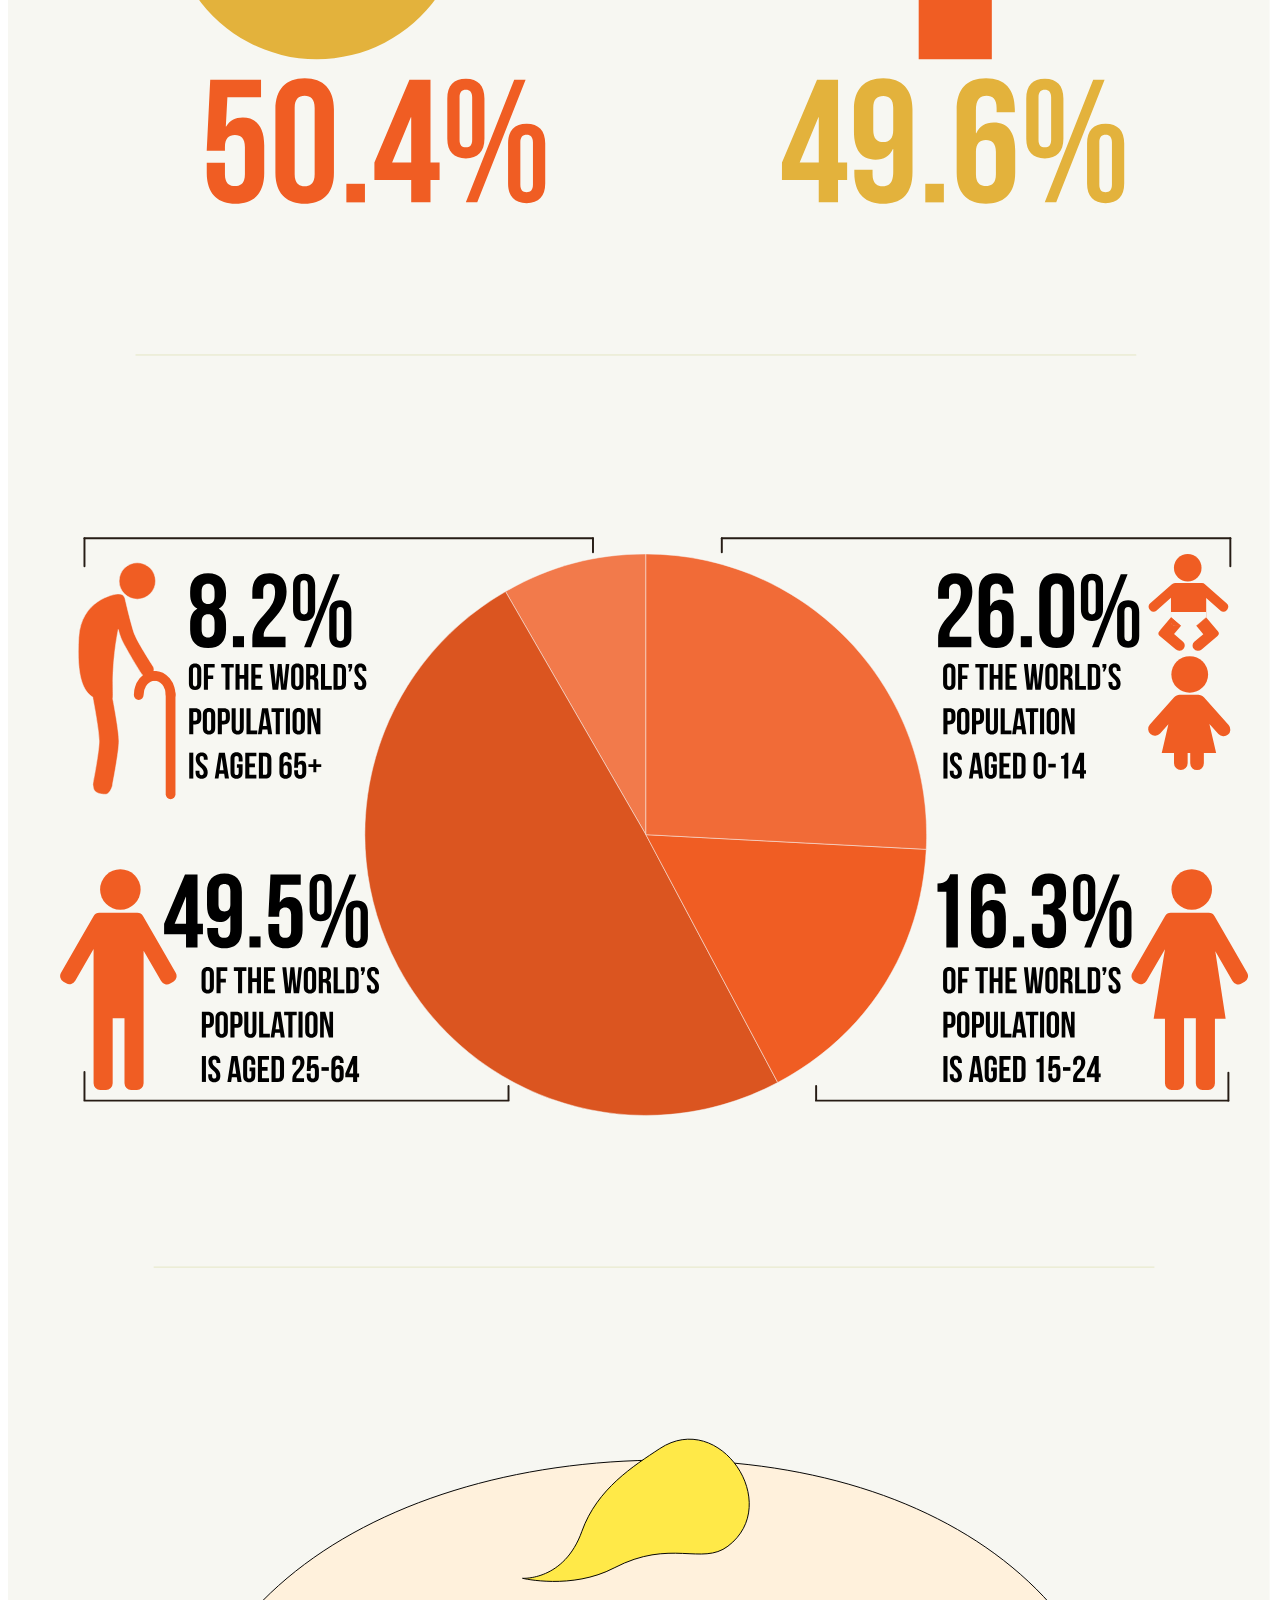
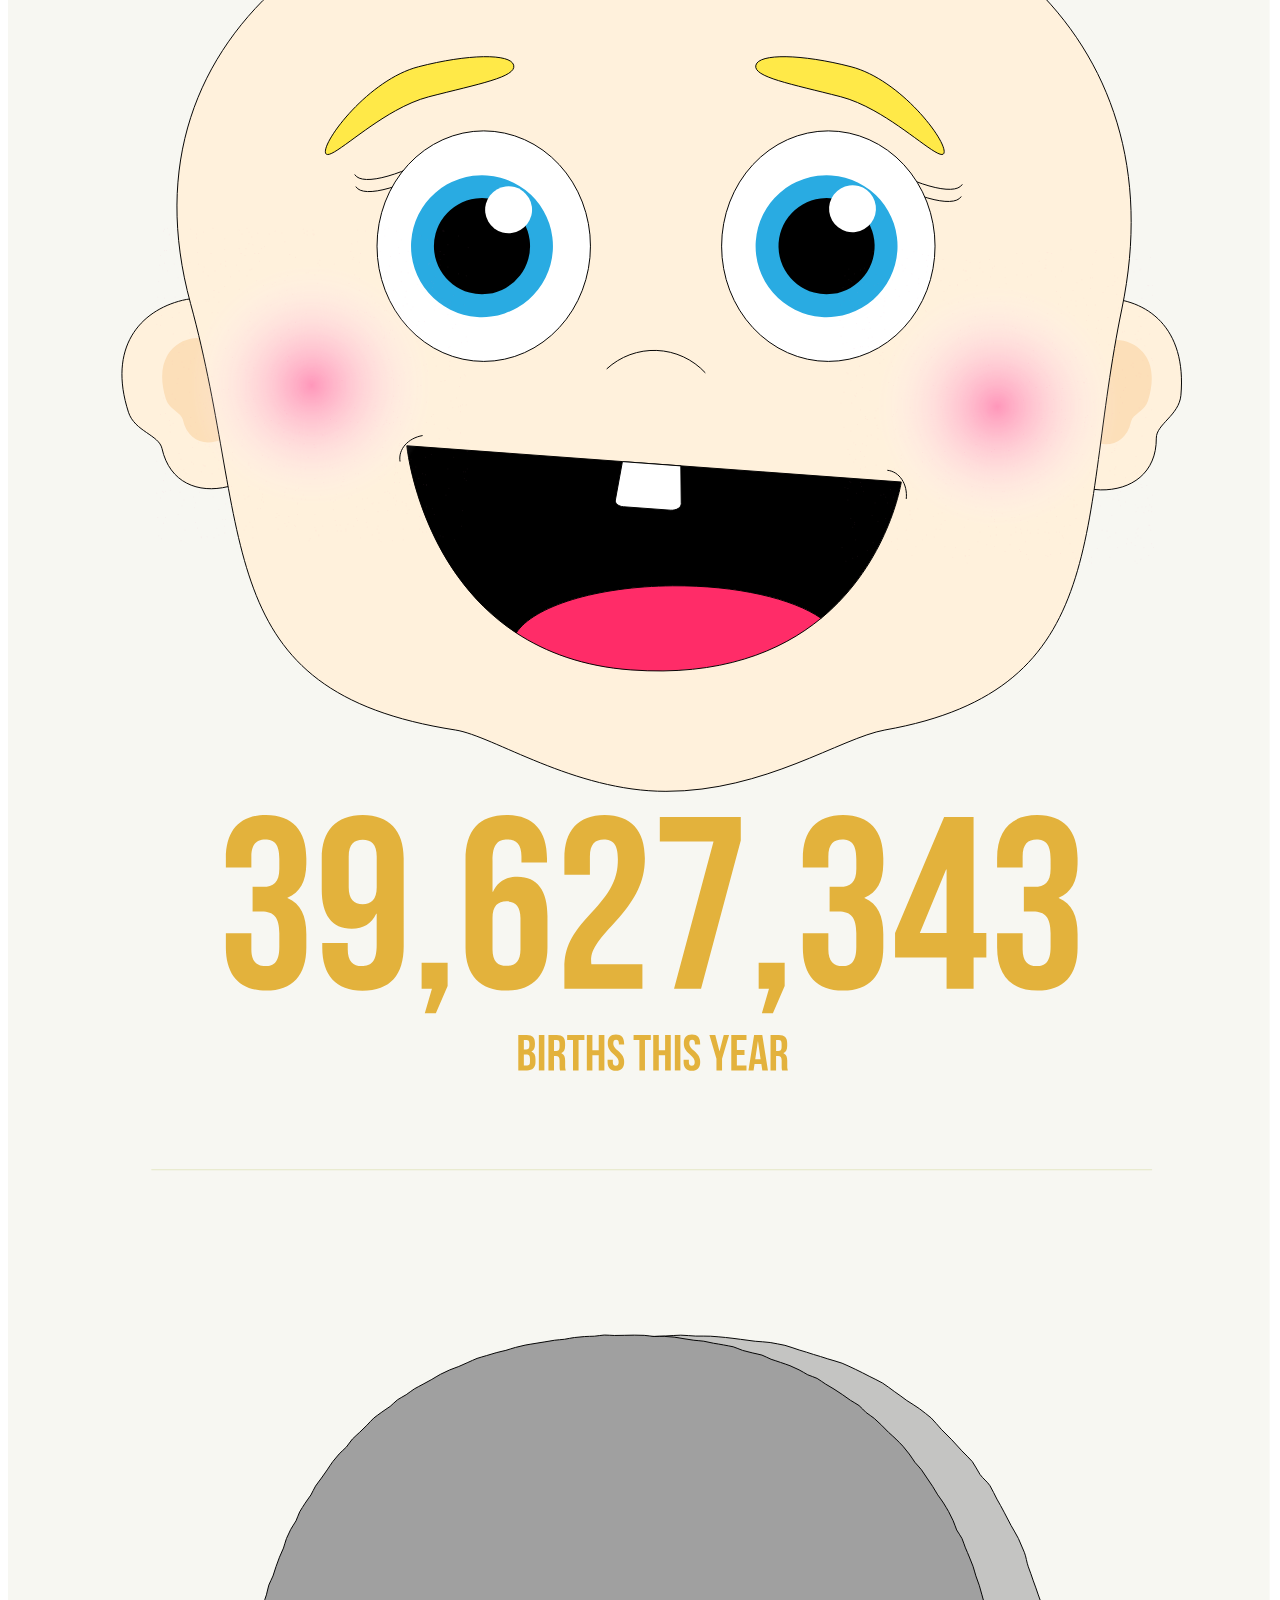
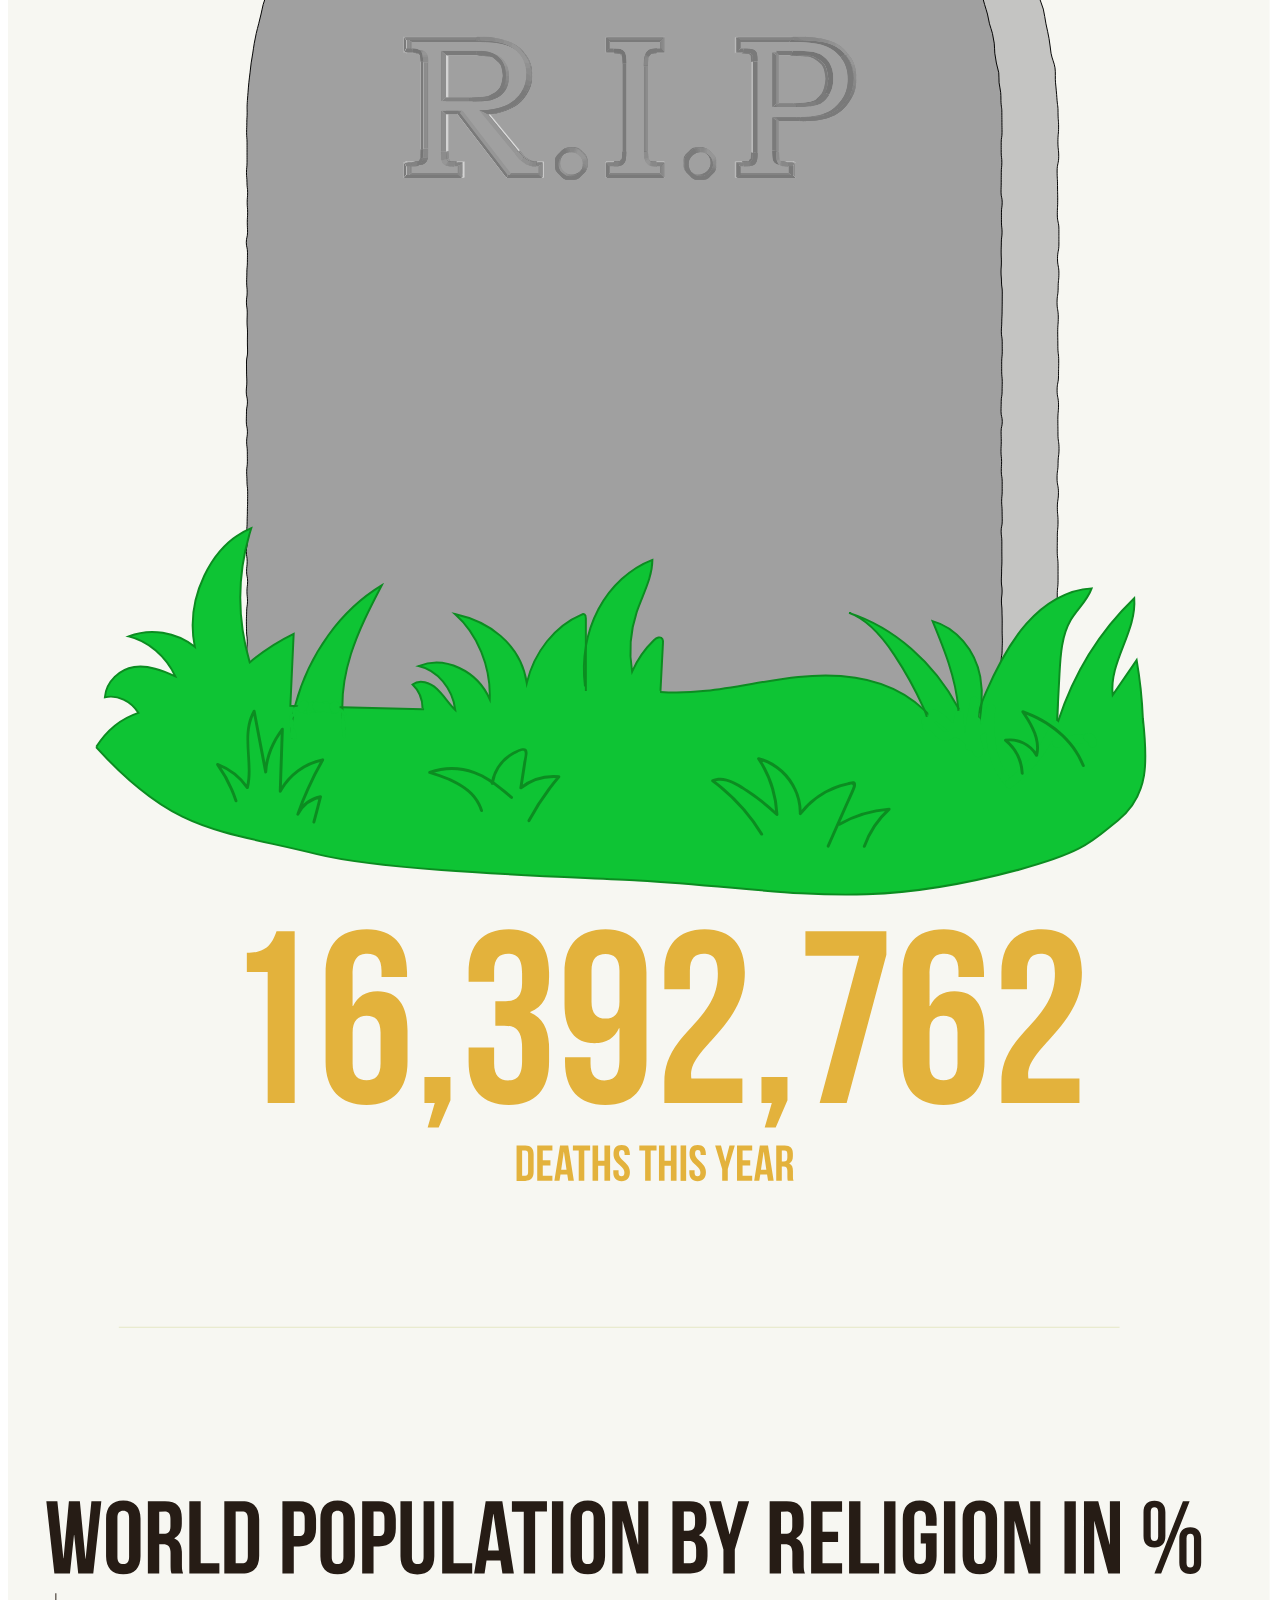
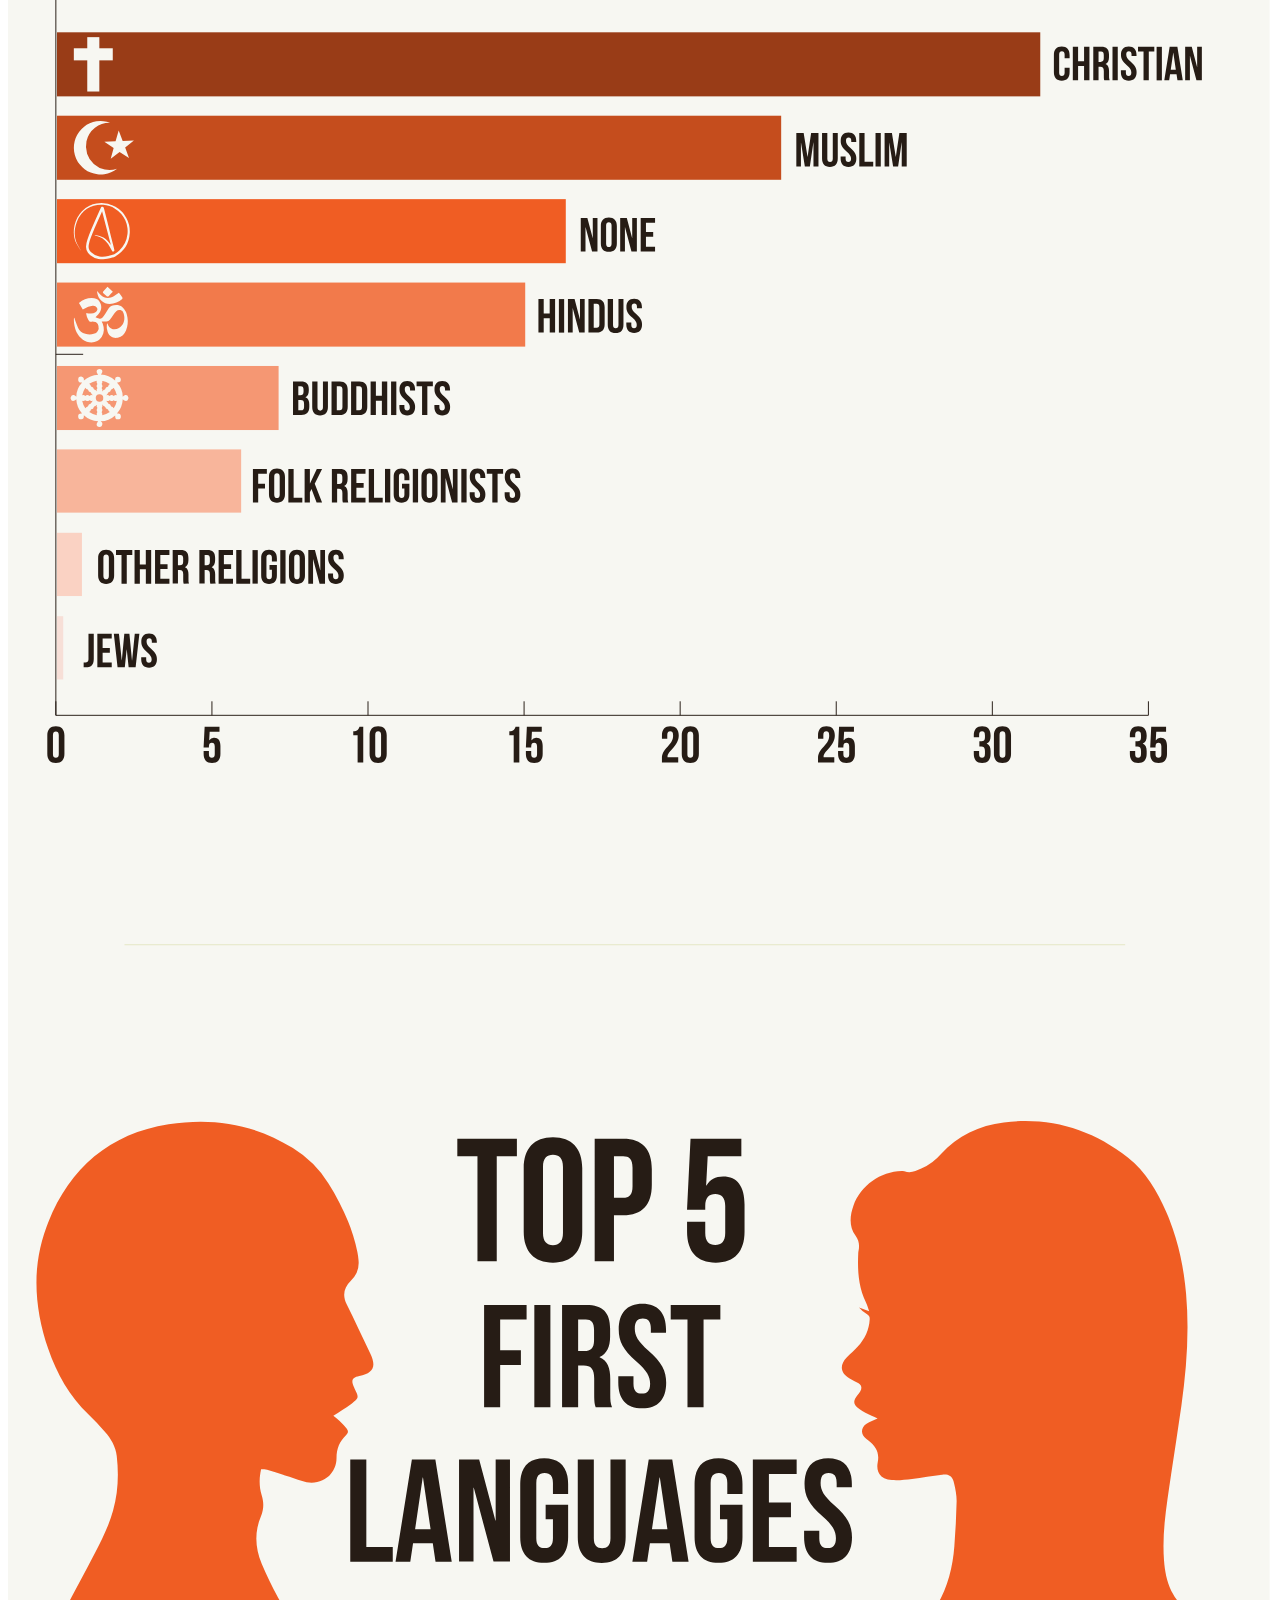
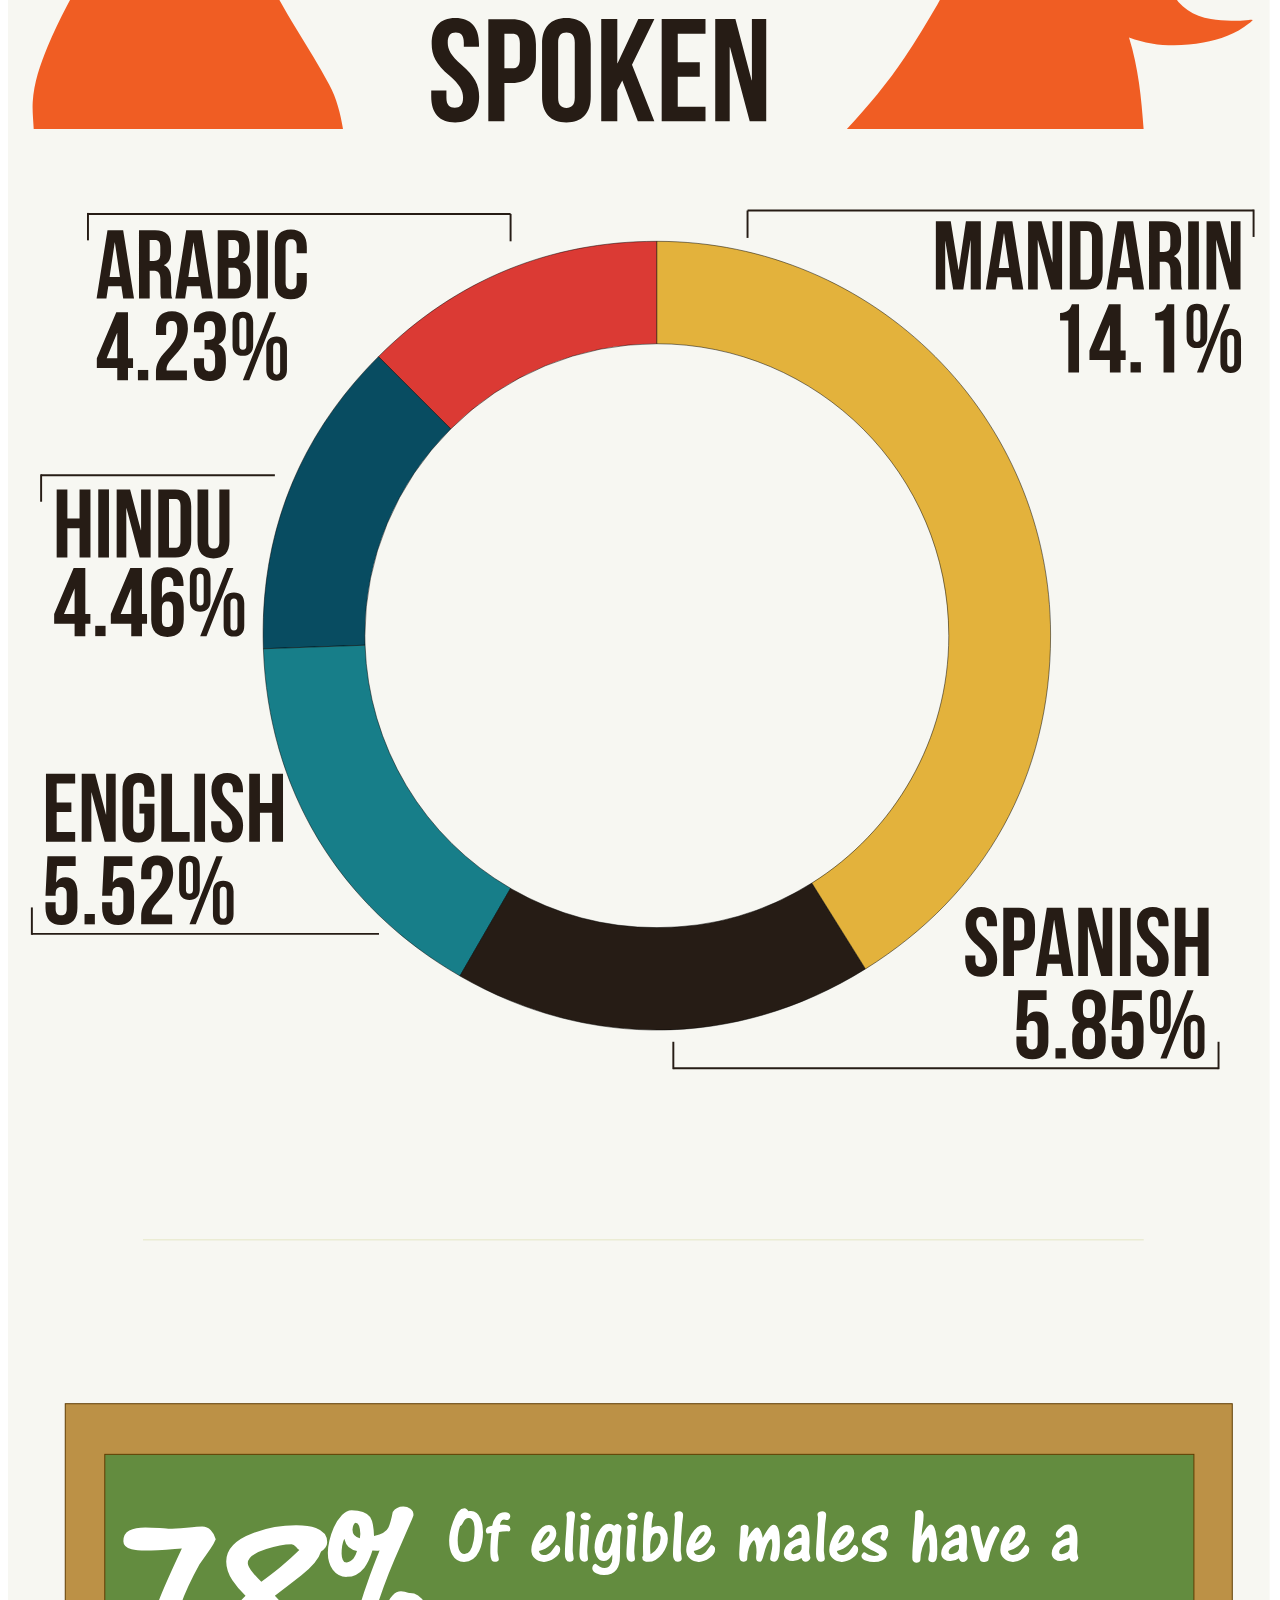
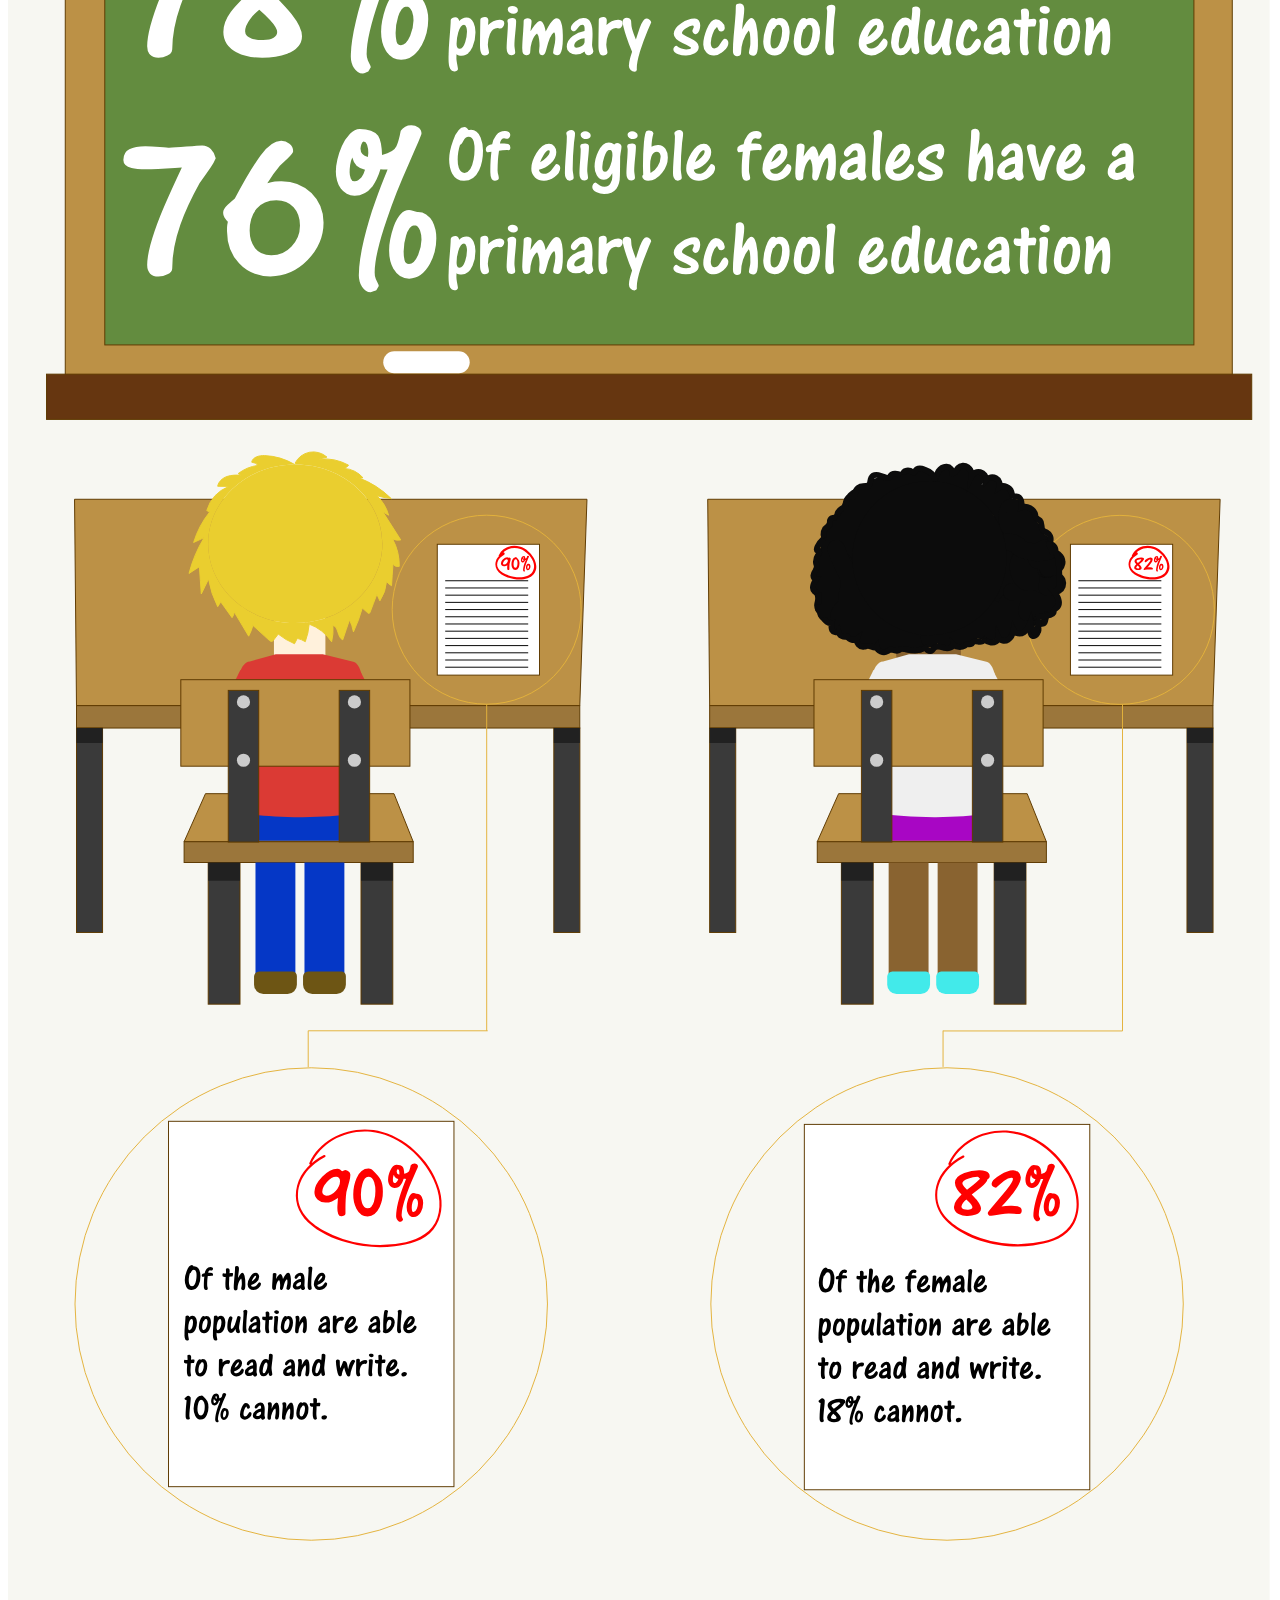
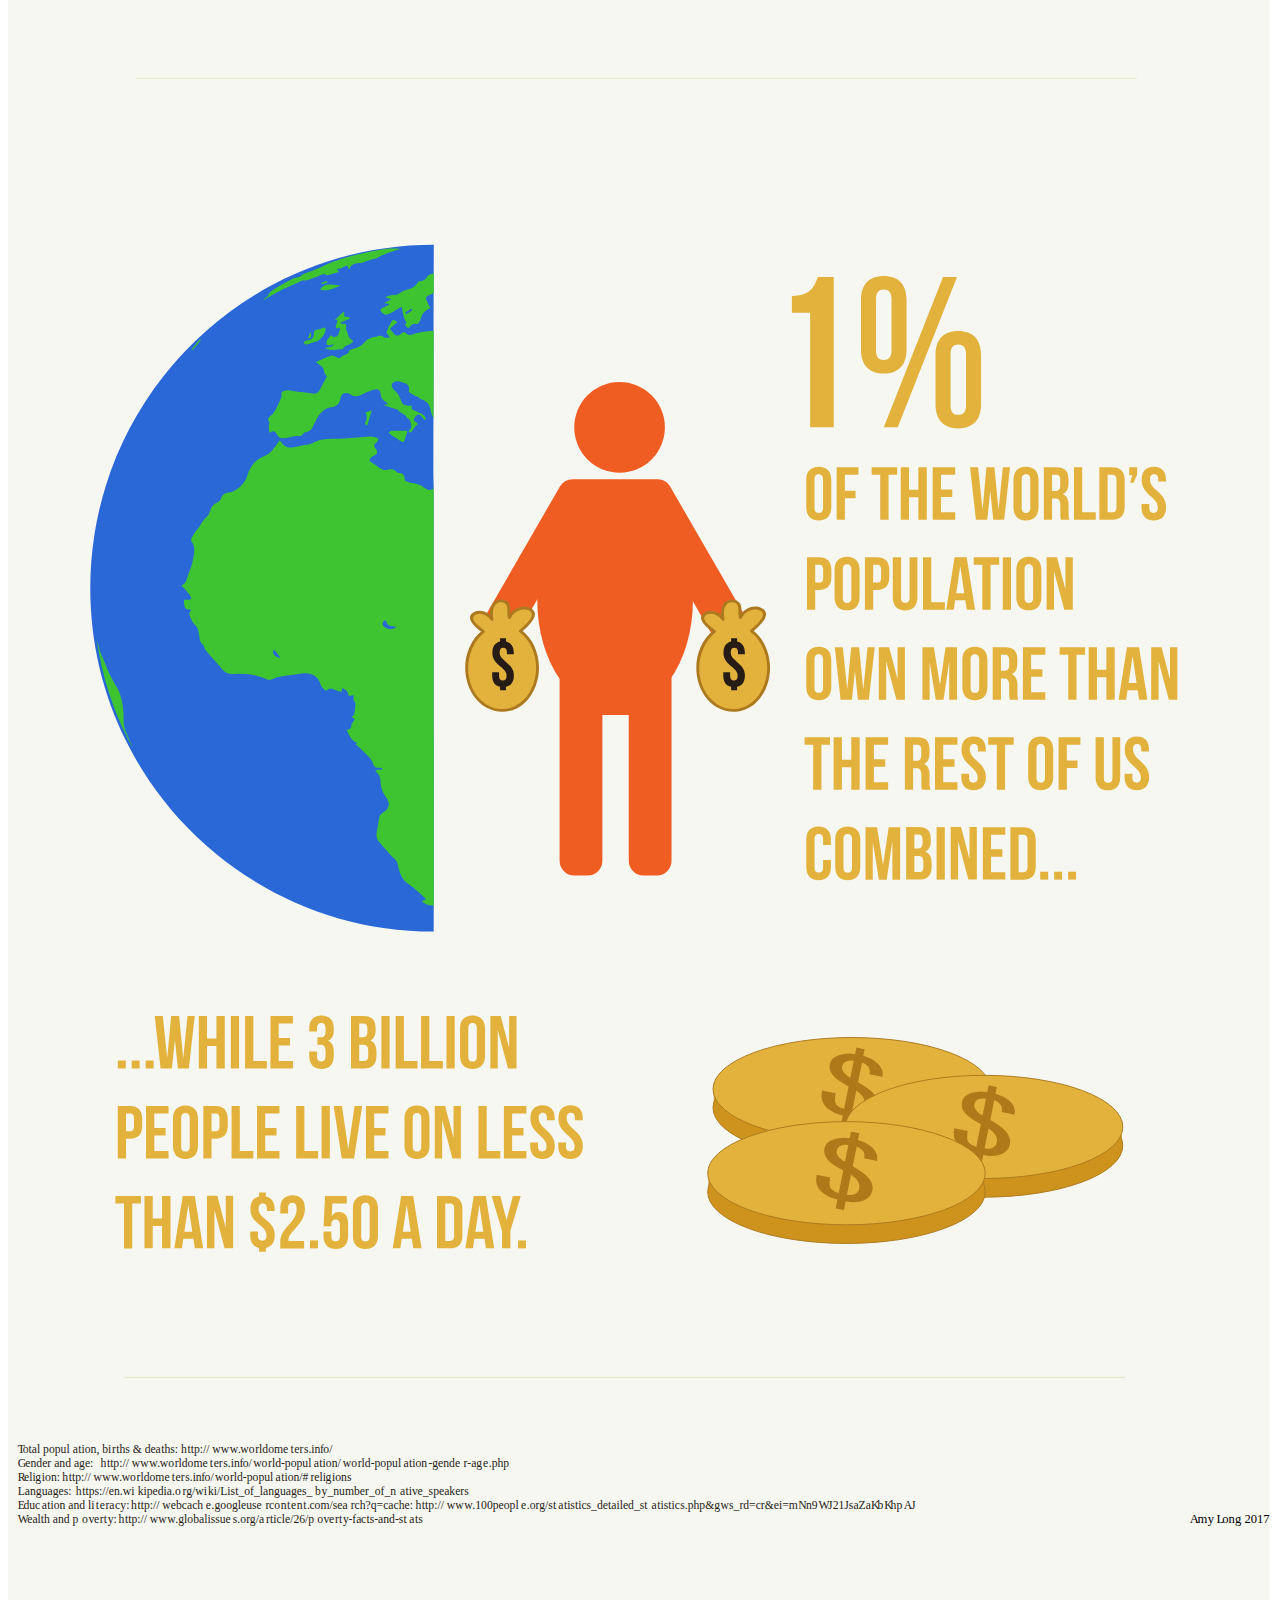
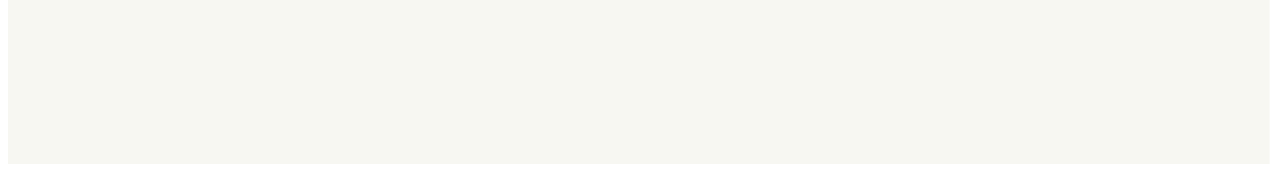
<file: infographic/infographic.html>
<!DOCTYPE html>
<html>
<head>
 <title>Infographic</title>
        <!-- META TAGS -->
        <meta charset="UTF-8">
        <meta name="author" content="Amy Long">
        <meta name="viewport" content="width=device-width, initial-scale=1.0">
    
</head>
<body>
<img src="WorldPopulation.svg">
</body>
</html>
</file>
<file: synergy-task/custom.css>
/* Global */

:root {
    font-family: "Helvetica Neue", Helvetica, Arial, sans-serif !important;
    --primary-colour: #4f2d73;
    --secondary-colour: #87338b;
    --tertiary-colour: #d42f7c;
    --transition: 0.3s ease-in-out;
}

body {
    scroll-behavior: smooth;
    max-width: 100%;
    overflow-x: hidden;
    font-family: "Helvetica Neue", Helvetica, Arial, sans-serif !important;
}

h1,
h2,
h3,
h4,
h5 {
    font-family: Georgia, 'Times New Roman', Times, serifs;
    z-index: 2;
}

a {
    text-decoration: none !important;
}

.primary-btn {
    background-color: var(--primary-colour);
    border: none;
    box-shadow: none;
    padding: 0.35rem 0.75rem;
    color: #FFF;
    font-size: 1.05rem;
    font-weight: 300;
    width: fit-content;
    min-width: 130px;
    text-align: left;
    transition: var(--transition);
    min-height: 40px;
    position: relative;
    display: flex;
    align-items: center;
}

.primary-btn:after {
    content: "";
    background-image: url(./img/button-pattern.svg);
    background-position: right;
    background-repeat: no-repeat;
    background-size: cover;
    position: absolute;
    height: 100%;
    width: 30%;
    top: 0;
    right: 0;
    padding-left: 1rem;
}

.primary-btn:hover,
.primary-btn:active,
.primary-btn:focus {
    background-color: var(--tertiary-colour);
    color: #FFF;
    text-decoration: none;
}

.margintopsml {
    margin-top: 25px;
}

.margintopmed {
    margin-top: 50px;
}

.margintoplrg {
    margin-top: 100px;
}

.margintopxlrg {
    margin-top: 150px;
}

.marginbottomsml {
    margin-bottom: 25px;
}

.marginbottommed {
    margin-bottom: 50px;
}

.marginbottomlrg {
    margin-bottom: 100px;
}

.paddingtopsml {
    padding-top: 25px;
}

.paddingtopmed {
    padding-top: 50px;
}

.paddingtoplrg {
    padding-top: 100px;
}

.paddingbottomsml {
    padding-bottom: 25px;
}

.paddingbottommed {
    padding-bottom: 50px;
}

.paddingbottomlrg {
    padding-bottom: 100px;
}

.fontcolour-primary {
    color: var(--primary-colour);
}

.fontcolour-secondary {
    color: var(--secondary-colour);
}

.fontcolour-tertiary {
    color: var(--tertiary-colour);
}

.primary-bg {
    background-color: var(--primary-colour);
    color: #fff;
}

.shadow-bl {
    -webkit-box-shadow: -10px 10px 15px -5px #F2F2F2;
    box-shadow: -10px 10px 15px -5px #F2F2F2;
    position: relative;
    z-index: 2;
}


/* Fonts */

h1 {
    font-size: 2.75rem !important;
}


/* Navbar */

.shadow-layer {
    -webkit-box-shadow: 0px 5px 15px 5px #F2F2F2;
    box-shadow: 0px 5px 15px 5px #F2F2F2;
    position: absolute;
    width: 100%;
    height: 96px;
    z-index: 0;
}

nav {
    z-index: 2;
    background-color: #FFF;
}

.navbar {
    padding: 0.5rem 1.5rem !important;
}

.navbar-nav {
    width: 100%;
}

.navbar-brand img {
    height: 70px;
    object-fit: contain;
}

.navbar-collapse.show .header-btn {
    margin: 1rem 0;
}

.nav-item {
    margin-right: 3rem;
}

.nav-item a {
    font-weight: 300;
    color: var(--primary-colour);
    transition: var(--transition);
}

.navbar-collapse.show .nav-item {
    margin-top: 1rem;
}

.nav-item a:hover,
.nav-item a:focus,
.nav-item a :active {
    color: var(--tertiary-colour);
    text-decoration: none;
}


/* Main */

.dec-right {
    position: relative;
}

.dec-right:after {
    content: "";
    position: absolute;
    right: 0rem;
    top: -10rem;
    background-image: url(./img/backdrop-right.svg);
    background-size: contain;
    background-repeat: no-repeat;
    height: 300px;
    width: 135px;
    z-index: 1;
}

#home-slider {
    min-height: 350px;
    z-index: 2;
}

#home-slider .carousel-indicators {
    bottom: -3rem;
}

.carousel-indicators button {
    position: relative;
}

.carousel-indicators button:after {
    position: absolute;
    display: block;
    content: "";
    height: 12px;
    width: 12px;
    background-image: url(./img/pagination.svg);
    background-size: contain;
    background-repeat: no-repeat;
}

.carousel-indicators button.active:after {
    background-image: url(./img/pagination-active.svg);
}

.pagination {
    margin-right: 1rem;
}

.pagination:last-of-type {
    margin-right: 0;
    ;
}

.pagination img {
    height: 10px;
}

.tile {
    background-color: #FFF;
    padding: 0 !important;
    position: relative;
    z-index: 2;
    display: flex;
    flex-direction: column;
    margin-bottom: 1rem;
}

.tile .content {
    display: flex;
    flex-direction: column;
    padding: 2rem;
    font-weight: 300;
}

.tile .content p.larger {
    font-size: 1.125rem;
}

.tile img {
    height: 50px;
    object-fit: contain;
    margin: 0 auto;
}

.tile .bottom-btn {
    width: 100%;
    padding: 1rem;
    text-transform: uppercase;
    text-align: center;
    display: block;
    color: #FFF;
    position: relative;
    margin-top: auto;
    transition: var(--transition);
}

.tile.primary .bottom-btn:active,
.tile.primary .bottom-btn:focus,
.tile.primary .bottom-btn:hover,
.tile.tertiary .bottom-btn:active,
.tile.tertiary .bottom-btn:focus,
.tile.tertiary .bottom-btn:hover {
    background-color: var(--secondary-colour);
}

.tile.primary .title {
    color: var(--primary-colour);
}

.tile.tertiary .title {
    color: var(--tertiary-colour);
}

.tile.primary {
    -webkit-box-shadow: 0px 0px 15px -4px #4F2D73;
    box-shadow: 0px 0px 15px -4px #4F2D73;
}

.tile.primary .bottom-btn {
    background-color: var(--primary-colour);
}

.tile.tertiary {
    -webkit-box-shadow: 0px 0px 15px -4px #d42f7c;
    box-shadow: 0px 0px 15px -4px #d42f7c;
}

.tile.tertiary .bottom-btn {
    background-color: var(--tertiary-colour);
}

.dec-left {
    position: relative;
}

.dec-left:before {
    content: "";
    position: absolute;
    left: 0;
    top: 0;
    background-image: url(./img/backdrop-left.svg);
    background-size: contain;
    background-repeat: no-repeat;
    height: 600px;
    width: 400px;
    z-index: 1;
}

blockquote {
    position: relative;
    font-weight: 300;
}

blockquote:before {
    position: absolute;
    content: open-quote;
    font-family: Georgia, 'Times New Roman', Times, serif;
    font-size: 5rem;
    color: var(--primary-colour);
    top: -30px;
    left: -50px;
}

blockquote:after {
    position: absolute;
    content: close-quote;
    font-family: Georgia, 'Times New Roman', Times, serif;
    font-size: 5rem;
    color: var(--primary-colour);
    bottom: -60px;
    right: -25px;
}

.author {
    font-family: Georgia, 'Times New Roman', Times, serif;
    color: var(--primary-colour);
    font-size: 1.25rem;
    font-weight: 300;
    text-align: right;
}

#testimonial-slider .carousel-item {
    margin: 0 auto;
    position: relative;
    min-height: 300px;
}

#testimonial-slider .carousel-item .content {
    background-color: #fff;
    padding: 2rem 3rem;
    width: 100%;
    position: relative;
    z-index: 1;
    margin: 0 auto;
}

#testimonial-slider .carousel-indicators {
    bottom: 6.5rem;
}

.bd-tile {
    -webkit-box-shadow: 5px -5px 15px 5px #F2F2F2;
    box-shadow: 5px -5px 15px 5px #F2F2F2;
    background-color: #fff;
    position: relative;
    padding: 0 !important;
    margin-bottom: 1rem;
}

.bd-tile .content {
    background-color: #fff;
    padding: 2rem;
    position: relative;
    z-index: 1;
    font-weight: 300;
    height: 100%;
    display: flex;
    flex-direction: column;
}

.bd-tile h6 {
    font-size: 1.25rem;
    margin-bottom: 1rem;
}

.bd-tile a {
    font-size: 0.85rem;
    margin-top: auto;
    transition: var(--transition);
}

.bd-tile:after {
    position: absolute;
    left: -15px;
    bottom: -15px;
    content: "";
    display: block;
    background-color: var(--primary-colour);
    height: 100%;
    width: 100%;
    z-index: 0;
}

.bd-tile.primary:after {
    background-color: var(--primary-colour);
}

.bd-tile.primary h6 {
    color: var(--primary-colour);
}

.bd-tile.secondary:after {
    background-color: var(--secondary-colour);
}

.bd-tile.secondary h6 {
    color: var(--secondary-colour);
}

.bd-tile.tertiary:after {
    background-color: var(--tertiary-colour);
}

.bd-tile.tertiary h6 {
    color: var(--tertiary-colour);
}

.article {
    background-color: #fff;
    padding: 2rem !important;
    color: #333333;
    font-weight: 300;
    display: flex;
    flex-direction: column;
    margin-bottom: 1rem;
}

.article h4 {
    color: var(--primary-colour);
}

.article a {
    margin-top: auto;
    transition: var(--transition);
}

.article a:hover,
.article a:focus,
.article a:active,
.bd-tile a:hover,
.bd-tile a:active,
.bd-tile a:focus {
    color: var(--secondary-colour)
}

.article a,
.date {
    font-size: 0.85rem;
}

footer {
    background-color: var(--tertiary-colour);
    /* padding: 2rem 4rem !important; */
    color: #FFF;
    font-weight: 300;
}

.footer-nav {
    display: flex;
    align-items: center;
    padding-left: 0;
}

.footer-nav li {
    list-style: none;
    ;
    color: #fff;
    margin-right: 1.5rem;
}

.footer-nav li a {
    color: #fff;
    font-size: 0.65rem;
    font-weight: 500;
}

footer .socials {
    background: #FFF;
    display: flex;
    align-items: center;
}

footer .socials ul {
    display: flex;
    list-style: none;
    align-items: center;
}

footer .socials ul li {
    margin-right: 2rem;
}

footer .socials ul li:last-of-type {
    margin-right: 0;
}


/* Medium screens */

@media only screen and (min-width: 640px) {
    .dec-right:after {
        top: -12rem;
        height: 350px;
        width: 210px;
    }
    .tile.primary {
        margin-right: 0.5rem;
    }
    .tile.secondary {
        margin-left: 0.5rem;
    }
    #testimonial-slider .carousel-item .content {
        width: 70%;
    }
    #testimonial-slider .carousel-item:after {
        content: "";
        display: block;
        height: 90%;
        width: 30%;
        background-color: var(--tertiary-colour);
        clip-path: polygon(100% 0, 0% 100%, 100% 100%);
        position: absolute;
        right: 4rem;
        bottom: 2.5rem;
        z-index: 0;
    }
    .footer-nav li a {
        font-size: 0.85rem;
    }
}


/* Large screens */

@media only screen and (min-width: 1024px) {
    .dec-right:after {
        right: -3rem;
        top: -15rem;
        height: 600px;
        width: 400px;
    }
    #testimonial-slider .carousel-item .content {
        width: 50%;
    }
    #testimonial-slider .carousel-item:after {
        right: 12rem;
        bottom: 2.5rem;
        width: 20%;
    }
}


/* XLarge screens */

@media only screen and (min-width: 1200px) {
    .footer-left p {
        max-width: 80%;
    }
    .bd-tile,
    .article {
        margin-right: 3rem;
    }
    .bd-tile:last-of-type,
    .article:last-of-type {
        margin-right: 0;
    }
    #testimonial-slider .carousel-item .content {
        width: 35%;
    }
    #testimonial-slider .carousel-item:after {
        right: 24rem;
        bottom: 2.5rem;
    }
}
</file>
<file: webpage-mockup/custom.css>
/* Global */

:root {
    font-family: "Helvetica Neue", Helvetica, Arial, sans-serif !important;
    --primary-colour: #4f2d73;
    --secondary-colour: #87338b;
    --tertiary-colour: #d42f7c;
    --transition: 0.3s ease-in-out;
}

body {
    scroll-behavior: smooth;
    max-width: 100%;
    overflow-x: hidden;
    font-family: "Helvetica Neue", Helvetica, Arial, sans-serif !important;
}

h1,
h2,
h3,
h4,
h5 {
    font-family: Georgia, 'Times New Roman', Times, serifs;
    z-index: 2;
}

a {
    text-decoration: none !important;
}

.primary-btn {
    background-color: var(--primary-colour);
    border: none;
    box-shadow: none;
    padding: 0.35rem 0.75rem;
    color: #FFF;
    font-size: 1.05rem;
    font-weight: 300;
    width: fit-content;
    min-width: 130px;
    text-align: left;
    transition: var(--transition);
    min-height: 40px;
    position: relative;
    display: flex;
    align-items: center;
}

.primary-btn:after {
    content: "";
    background-image: url(./img/button-pattern.svg);
    background-position: right;
    background-repeat: no-repeat;
    background-size: cover;
    position: absolute;
    height: 100%;
    width: 30%;
    top: 0;
    right: 0;
    padding-left: 1rem;
}

.primary-btn:hover,
.primary-btn:active,
.primary-btn:focus {
    background-color: var(--tertiary-colour);
    color: #FFF;
    text-decoration: none;
}

.margintopsml {
    margin-top: 25px;
}

.margintopmed {
    margin-top: 50px;
}

.margintoplrg {
    margin-top: 100px;
}

.margintopxlrg {
    margin-top: 150px;
}

.marginbottomsml {
    margin-bottom: 25px;
}

.marginbottommed {
    margin-bottom: 50px;
}

.marginbottomlrg {
    margin-bottom: 100px;
}

.paddingtopsml {
    padding-top: 25px;
}

.paddingtopmed {
    padding-top: 50px;
}

.paddingtoplrg {
    padding-top: 100px;
}

.paddingbottomsml {
    padding-bottom: 25px;
}

.paddingbottommed {
    padding-bottom: 50px;
}

.paddingbottomlrg {
    padding-bottom: 100px;
}

.fontcolour-primary {
    color: var(--primary-colour);
}

.fontcolour-secondary {
    color: var(--secondary-colour);
}

.fontcolour-tertiary {
    color: var(--tertiary-colour);
}

.primary-bg {
    background-color: var(--primary-colour);
    color: #fff;
}

.shadow-bl {
    -webkit-box-shadow: -10px 10px 15px -5px #F2F2F2;
    box-shadow: -10px 10px 15px -5px #F2F2F2;
    position: relative;
    z-index: 2;
    max-height: 350px;
    width: 100%;
    object-fit: cover;
}


/* Fonts */

h1 {
    font-size: 2.75rem !important;
}


/* Navbar */

.shadow-layer {
    -webkit-box-shadow: 0px 5px 15px 5px #F2F2F2;
    box-shadow: 0px 5px 15px 5px #F2F2F2;
    position: absolute;
    width: 100%;
    height: 96px;
    z-index: 0;
}

nav {
    z-index: 2;
    background-color: #FFF;
}

.navbar {
    padding: 0.5rem 1.5rem !important;
}

.navbar-nav {
    width: 100%;
}

.navbar-brand img {
    height: 70px;
    object-fit: contain;
}

.navbar-collapse.show .header-btn {
    margin: 1rem 0;
}

.nav-item {
    margin-right: 3rem;
}

.nav-item a {
    font-weight: 300;
    color: var(--primary-colour);
    transition: var(--transition);
}

.navbar-collapse.show .nav-item {
    margin-top: 1rem;
}

.nav-item a:hover,
.nav-item a:focus,
.nav-item a :active {
    color: var(--tertiary-colour);
    text-decoration: none;
}


/* Main */

.dec-right {
    position: relative;
}

.dec-right:after {
    content: "";
    position: absolute;
    right: 0rem;
    top: -10rem;
    background-image: url(./img/backdrop-right.svg);
    background-size: contain;
    background-repeat: no-repeat;
    height: 300px;
    width: 135px;
    z-index: 1;
}

#home-slider {
    min-height: 350px;
    z-index: 2;
}

#home-slider .carousel-indicators {
    bottom: -3rem;
}

.carousel-indicators button {
    position: relative;
}

.carousel-indicators button:after {
    position: absolute;
    display: block;
    content: "";
    height: 12px;
    width: 12px;
    background-image: url(./img/pagination.svg);
    background-size: contain;
    background-repeat: no-repeat;
}

.carousel-indicators button.active:after {
    background-image: url(./img/pagination-active.svg);
}

.pagination {
    margin-right: 1rem;
}

.pagination:last-of-type {
    margin-right: 0;
    ;
}

.pagination img {
    height: 10px;
}

.tile {
    background-color: #FFF;
    padding: 0 !important;
    position: relative;
    z-index: 2;
    display: flex;
    flex-direction: column;
    margin-bottom: 1rem;
}

.tile .content {
    display: flex;
    flex-direction: column;
    padding: 2rem;
    font-weight: 300;
}

.tile .content p.larger {
    font-size: 1.125rem;
}

.tile img {
    height: 50px;
    object-fit: contain;
    margin: 0 auto;
}

.tile .bottom-btn {
    width: 100%;
    padding: 1rem;
    text-transform: uppercase;
    text-align: center;
    display: block;
    color: #FFF;
    position: relative;
    margin-top: auto;
    transition: var(--transition);
}

.tile.primary .bottom-btn:active,
.tile.primary .bottom-btn:focus,
.tile.primary .bottom-btn:hover,
.tile.tertiary .bottom-btn:active,
.tile.tertiary .bottom-btn:focus,
.tile.tertiary .bottom-btn:hover {
    background-color: var(--secondary-colour);
}

.tile.primary .title {
    color: var(--primary-colour);
}

.tile.tertiary .title {
    color: var(--tertiary-colour);
}

.tile.primary {
    -webkit-box-shadow: 0px 0px 15px -4px #4F2D73;
    box-shadow: 0px 0px 15px -4px #4F2D73;
}

.tile.primary .bottom-btn {
    background-color: var(--primary-colour);
}

.tile.tertiary {
    -webkit-box-shadow: 0px 0px 15px -4px #d42f7c;
    box-shadow: 0px 0px 15px -4px #d42f7c;
}

.tile.tertiary .bottom-btn {
    background-color: var(--tertiary-colour);
}

.dec-left {
    position: relative;
}

.dec-left:before {
    content: "";
    position: absolute;
    left: 0;
    top: 0;
    background-image: url(./img/backdrop-left.svg);
    background-size: contain;
    background-repeat: no-repeat;
    height: 600px;
    width: 400px;
    z-index: 1;
}

blockquote {
    position: relative;
    font-weight: 300;
}

blockquote:before {
    position: absolute;
    content: open-quote;
    font-family: Georgia, 'Times New Roman', Times, serif;
    font-size: 5rem;
    color: var(--primary-colour);
    top: -30px;
    left: -50px;
}

blockquote:after {
    position: absolute;
    content: close-quote;
    font-family: Georgia, 'Times New Roman', Times, serif;
    font-size: 5rem;
    color: var(--primary-colour);
    bottom: -60px;
    right: -25px;
}

.author {
    font-family: Georgia, 'Times New Roman', Times, serif;
    color: var(--primary-colour);
    font-size: 1.25rem;
    font-weight: 300;
    text-align: right;
}

#testimonial-slider .carousel-item {
    margin: 0 auto;
    position: relative;
    min-height: 300px;
}

#testimonial-slider .carousel-item .content {
    background-color: #fff;
    padding: 2rem 3rem;
    width: 100%;
    position: relative;
    z-index: 1;
    margin: 0 auto;
}

#testimonial-slider .carousel-indicators {
    bottom: 6.5rem;
}

.bd-tile {
    -webkit-box-shadow: 5px -5px 15px 5px #F2F2F2;
    box-shadow: 5px -5px 15px 5px #F2F2F2;
    background-color: #fff;
    position: relative;
    padding: 0 !important;
    margin-bottom: 1rem;
}

.bd-tile .content {
    background-color: #fff;
    padding: 2rem;
    position: relative;
    z-index: 1;
    font-weight: 300;
    height: 100%;
    display: flex;
    flex-direction: column;
}

.bd-tile h6 {
    font-size: 1.25rem;
    margin-bottom: 1rem;
}

.bd-tile a {
    font-size: 0.85rem;
    margin-top: auto;
    transition: var(--transition);
}

.bd-tile:after {
    position: absolute;
    left: -15px;
    bottom: -15px;
    content: "";
    display: block;
    background-color: var(--primary-colour);
    height: 100%;
    width: 100%;
    z-index: 0;
}

.bd-tile.primary:after {
    background-color: var(--primary-colour);
}

.bd-tile.primary h6 {
    color: var(--primary-colour);
}

.bd-tile.secondary:after {
    background-color: var(--secondary-colour);
}

.bd-tile.secondary h6 {
    color: var(--secondary-colour);
}

.bd-tile.tertiary:after {
    background-color: var(--tertiary-colour);
}

.bd-tile.tertiary h6 {
    color: var(--tertiary-colour);
}

.article {
    background-color: #fff;
    padding: 2rem !important;
    color: #333333;
    font-weight: 300;
    display: flex;
    flex-direction: column;
    margin-bottom: 1rem;
}

.article h4 {
    color: var(--primary-colour);
}

.article a {
    margin-top: auto;
    transition: var(--transition);
}

.article a:hover,
.article a:focus,
.article a:active,
.bd-tile a:hover,
.bd-tile a:active,
.bd-tile a:focus {
    color: var(--secondary-colour)
}

.article a,
.date {
    font-size: 0.85rem;
}

footer {
    background-color: var(--tertiary-colour);
    /* padding: 2rem 4rem !important; */
    color: #FFF;
    font-weight: 300;
}

.footer-nav {
    display: flex;
    align-items: center;
    padding-left: 0;
}

.footer-nav li {
    list-style: none;
    ;
    color: #fff;
    margin-right: 1.5rem;
}

.footer-nav li a {
    color: #fff;
    font-size: 0.65rem;
    font-weight: 500;
}

footer .socials {
    background: #FFF;
    display: flex;
    align-items: center;
}

footer .socials ul {
    display: flex;
    list-style: none;
    align-items: center;
}

footer .socials ul li {
    margin-right: 2rem;
}

footer .socials ul li:last-of-type {
    margin-right: 0;
}


/* Medium screens */

@media only screen and (min-width: 640px) {
    .dec-right:after {
        top: -12rem;
        height: 350px;
        width: 210px;
    }
    .tile.primary {
        margin-right: 0.5rem;
    }
    .tile.secondary {
        margin-left: 0.5rem;
    }
    #testimonial-slider .carousel-item .content {
        width: 70%;
    }
    #testimonial-slider .carousel-item:after {
        content: "";
        display: block;
        height: 90%;
        width: 30%;
        background-color: var(--tertiary-colour);
        clip-path: polygon(100% 0, 0% 100%, 100% 100%);
        position: absolute;
        right: 4rem;
        bottom: 2.5rem;
        z-index: 0;
    }
    .footer-nav li a {
        font-size: 0.85rem;
    }
}


/* Large screens */

@media only screen and (min-width: 1024px) {
    .dec-right:after {
        right: -3rem;
        top: -15rem;
        height: 600px;
        width: 400px;
    }
    #testimonial-slider .carousel-item .content {
        width: 50%;
    }
    #testimonial-slider .carousel-item:after {
        right: 12rem;
        bottom: 2.5rem;
        width: 20%;
    }
}


/* XLarge screens */

@media only screen and (min-width: 1200px) {
    .footer-left p {
        max-width: 80%;
    }
    .bd-tile,
    .article {
        margin-right: 3rem;
    }
    .bd-tile:last-of-type,
    .article:last-of-type {
        margin-right: 0;
    }
    #testimonial-slider .carousel-item .content {
        width: 35%;
    }
    #testimonial-slider .carousel-item:after {
        right: 24rem;
        bottom: 2.5rem;
    }
}
</file>
